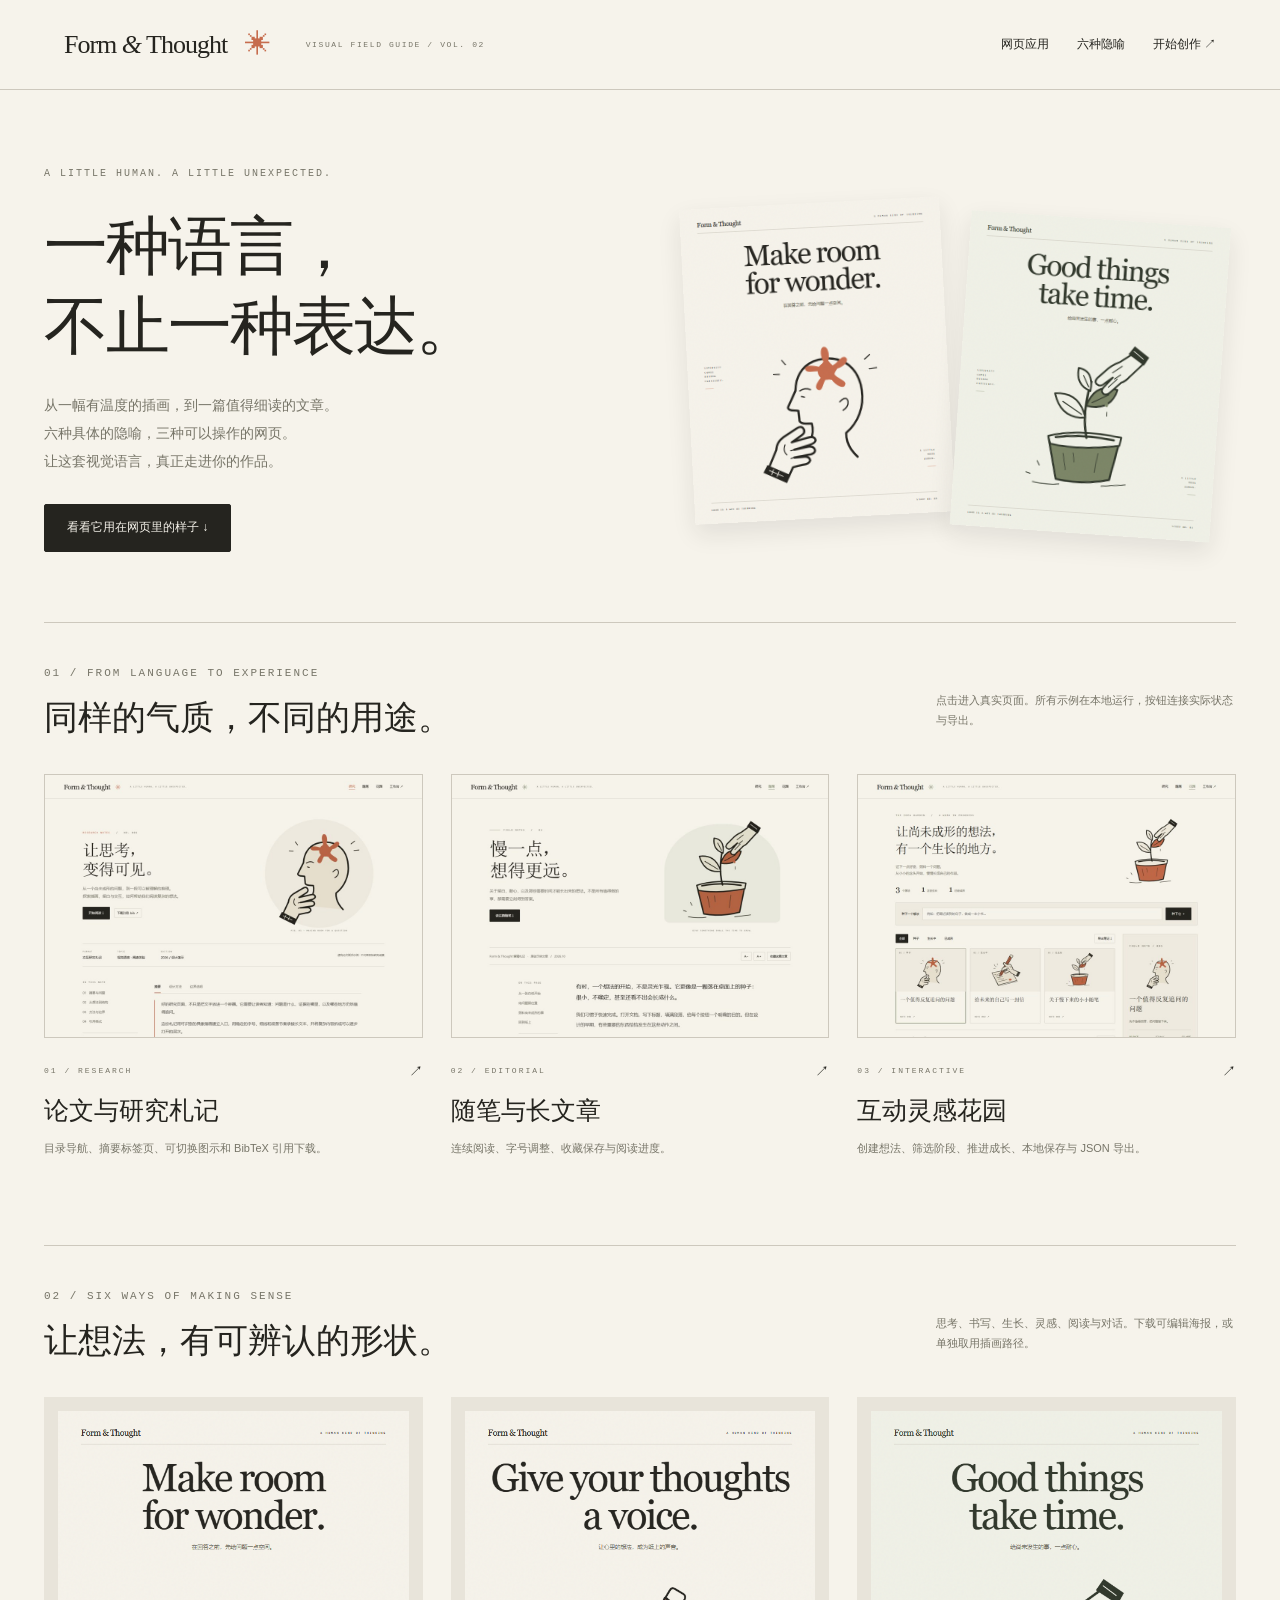
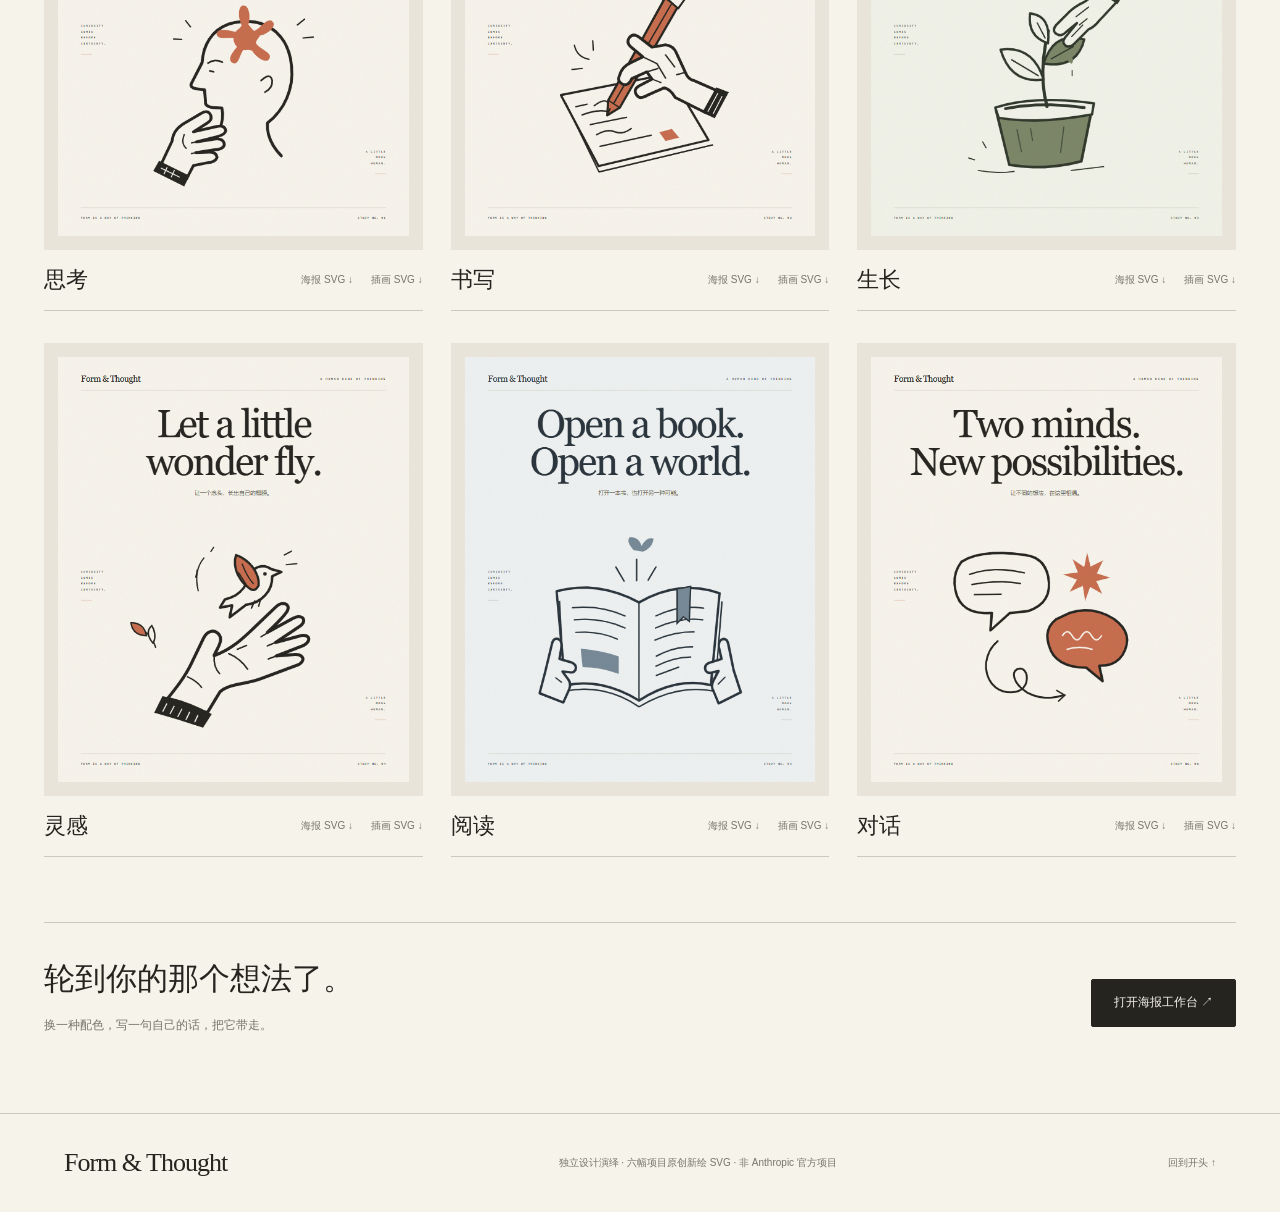
<file: examples/index.html>
<!doctype html><html lang="zh-CN"><head><meta charset="utf-8"><meta name="viewport" content="width=device-width,initial-scale=1"><title>Form & Thought — Visual Field Guide</title><link rel="stylesheet" href="shared/applications.css"><style>
.guide-main{max-width:1320px}.guide-hero{display:grid;grid-template-columns:1fr 1fr;align-items:center;gap:60px;padding:65px 0 70px}.guide-hero h1{font:64px/1.25 var(--serif);letter-spacing:-2px;font-weight:400;margin:24px 0}.guide-hero p:not(.eyebrow){font-size:14px;color:var(--muted);line-height:2;max-width:470px}.guide-hero .button{margin-top:15px}.hero-gallery{display:flex;align-items:center;justify-content:center;gap:12px;transform:rotate(-3deg)}.hero-gallery img{width:46%;box-shadow:0 10px 25px #25241f18}.hero-gallery img:last-child{transform:translateY(30px) rotate(7deg)}.section-title{display:flex;justify-content:space-between;align-items:flex-end;border-top:1px solid var(--line);padding-top:30px;margin:0 0 32px;gap:25px}.section-title h2{font:34px/1.4 var(--serif);font-weight:400;margin:10px 0 0}.section-title p{font-size:11px;color:var(--muted);max-width:300px}.applications{display:grid;grid-template-columns:repeat(3,minmax(0,1fr));gap:28px;margin-bottom:75px}.application{display:block}.preview{border:1px solid var(--line);overflow:hidden;background:#ece8dd}.preview img{width:100%;display:block;transition:transform .3s}.application:hover .preview img{transform:scale(1.035)}.card-meta{display:flex;justify-content:space-between;align-items:center;margin-top:21px}.card-meta .eyebrow{font-size:8px}.application h3{font:25px var(--serif);font-weight:400;margin:10px 0}.application p{font-size:11px;line-height:1.9;color:var(--muted)}.poster-grid{display:grid;grid-template-columns:repeat(3,minmax(0,1fr));gap:32px 28px;margin-bottom:65px}.poster-card>a{display:block;padding:14px;background:#e8e4da}.poster-card img{width:100%;display:block}.poster-card>div{display:flex;gap:18px;align-items:center;border-bottom:1px solid var(--line);padding:15px 0}.poster-card h3{font:22px var(--serif);font-weight:400;margin:0 auto 0 0}.poster-card>div a{font-size:10px;color:var(--muted)}.last-invite{padding:35px 0 65px;display:flex;align-items:center;justify-content:space-between;border-top:1px solid var(--line);gap:25px}.last-invite h2{font:31px var(--serif);font-weight:400;margin:0 0 15px}.last-invite p{font-size:12px;color:var(--muted)}
@media(max-width:850px){.guide-hero{gap:30px}.guide-hero h1{font-size:44px}.applications{gap:18px}.application h3{font-size:21px}.poster-grid{gap:24px 18px}.poster-card>div{flex-wrap:wrap;gap:10px}.poster-card h3{width:100%}}@media(max-width:620px){.guide-hero{grid-template-columns:1fr;padding:35px 0 55px;gap:30px}.guide-hero h1{font-size:42px}.hero-gallery{max-width:380px;justify-self:center;margin-bottom:25px}.applications{grid-template-columns:1fr;gap:32px}.section-title{display:block}.section-title h2{font-size:29px}.poster-grid{grid-template-columns:repeat(2,minmax(0,1fr));gap:22px 15px}.poster-card>a{padding:7px}.poster-card h3{font-size:20px}.poster-card>div a{font-size:9px}.last-invite{display:block}.last-invite .button{margin-top:12px}.last-invite h2{font-size:28px}}
</style></head><body><header class="site-header"><a class="brand" href="index.html">Form <i>&</i> Thought <span>✳</span></a><span class="header-edition">VISUAL FIELD GUIDE / VOL. 02</span><nav><a href="#applications">网页应用</a><a href="#illustrations">六种隐喻</a><a href="site/index.html">开始创作 ↗</a></nav></header><main id="main" class="guide-main"><section class="guide-hero"><div><p class="eyebrow">A LITTLE HUMAN. A LITTLE UNEXPECTED.</p><h1>一种语言，<br>不止一种表达。</h1><p>从一幅有温度的插画，到一篇值得细读的文章。<br>六种具体的隐喻，三种可以操作的网页。<br>让这套视觉语言，真正走进你的作品。</p><a class="button" href="#applications">看看它用在网页里的样子 ↓</a></div><div class="hero-gallery"><img src="../docs/poster-thinking.png" alt="思考海报"><img src="../docs/poster-growth.png" alt="生长海报"></div></section><section id="applications"><div class="section-title"><div><p class="eyebrow">01 / FROM LANGUAGE TO EXPERIENCE</p><h2>同样的气质，不同的用途。</h2></div><p>点击进入真实页面。所有示例在本地运行，按钮连接实际状态与导出。</p></div><div class="applications"><a class="application" href="paper/index.html"><div class="preview"><img src="../docs/paper-preview.jpg" alt="论文与研究札记的实际页面截图" loading="lazy"></div><div class="card-meta"><span class="eyebrow">01 / RESEARCH</span><span>↗</span></div><h3>论文与研究札记</h3><p>目录导航、摘要标签页、可切换图示和 BibTeX 引用下载。</p></a><a class="application" href="article/index.html"><div class="preview"><img src="../docs/article-preview.jpg" alt="随笔与长文章的实际页面截图" loading="lazy"></div><div class="card-meta"><span class="eyebrow">02 / EDITORIAL</span><span>↗</span></div><h3>随笔与长文章</h3><p>连续阅读、字号调整、收藏保存与阅读进度。</p></a><a class="application" href="garden/index.html"><div class="preview"><img src="../docs/garden-preview.jpg" alt="互动灵感花园的实际页面截图" loading="lazy"></div><div class="card-meta"><span class="eyebrow">03 / INTERACTIVE</span><span>↗</span></div><h3>互动灵感花园</h3><p>创建想法、筛选阶段、推进成长、本地保存与 JSON 导出。</p></a></div></section><section id="illustrations"><div class="section-title"><div><p class="eyebrow">02 / SIX WAYS OF MAKING SENSE</p><h2>让想法，有可辨认的形状。</h2></div><p>思考、书写、生长、灵感、阅读与对话。下载可编辑海报，或单独取用插画路径。</p></div><div class="poster-grid"><article class="poster-card"><a href="posters/thinking.svg"><img src="../docs/poster-thinking.png" alt="思考主题海报" loading="lazy"></a><div><h3>思考</h3><a href="posters/thinking.svg" download>海报 SVG ↓</a><a href="shared/STUDIO-thinking.svg" download>插画 SVG ↓</a></div></article><article class="poster-card"><a href="posters/connection.svg"><img src="../docs/poster-connection.png" alt="书写主题海报" loading="lazy"></a><div><h3>书写</h3><a href="posters/connection.svg" download>海报 SVG ↓</a><a href="shared/STUDIO-connection.svg" download>插画 SVG ↓</a></div></article><article class="poster-card"><a href="posters/growth.svg"><img src="../docs/poster-growth.png" alt="生长主题海报" loading="lazy"></a><div><h3>生长</h3><a href="posters/growth.svg" download>海报 SVG ↓</a><a href="shared/STUDIO-growth.svg" download>插画 SVG ↓</a></div></article><article class="poster-card"><a href="posters/thought.svg"><img src="../docs/poster-thought.png" alt="灵感主题海报" loading="lazy"></a><div><h3>灵感</h3><a href="posters/thought.svg" download>海报 SVG ↓</a><a href="shared/STUDIO-thought.svg" download>插画 SVG ↓</a></div></article><article class="poster-card"><a href="posters/reading.svg"><img src="../docs/poster-reading.png" alt="阅读主题海报" loading="lazy"></a><div><h3>阅读</h3><a href="posters/reading.svg" download>海报 SVG ↓</a><a href="shared/STUDIO-reading.svg" download>插画 SVG ↓</a></div></article><article class="poster-card"><a href="posters/dialogue.svg"><img src="../docs/poster-dialogue.png" alt="对话主题海报" loading="lazy"></a><div><h3>对话</h3><a href="posters/dialogue.svg" download>海报 SVG ↓</a><a href="shared/STUDIO-dialogue.svg" download>插画 SVG ↓</a></div></article></div></section><section class="last-invite"><div><h2>轮到你的那个想法了。</h2><p>换一种配色，写一句自己的话，把它带走。</p></div><a class="button" href="site/index.html">打开海报工作台 ↗</a></section></main><footer class="site-footer"><span class="brand">Form & Thought</span><p>独立设计演绎 · 六幅项目原创新绘 SVG · 非 Anthropic 官方项目</p><a href="#main">回到开头 ↑</a></footer><script>const downloads={"posters/connection.svg": "<svg xmlns=\"http://www.w3.org/2000/svg\" viewBox=\"0 0 760 920\"><title>Give your thoughts\na voice.<\/title><desc>Independent editable poster. 原创叙事插画 · 可编辑分组 SVG · MIT · 非 Anthropic 原作. System serif text; install matching fonts for identical typography. Screen grain and motion omitted.<\/desc><rect width=\"760\" height=\"920\" fill=\"#f6f3eb\"/><g stroke=\"#25241f\" opacity=\".25\"><path d=\"M50 68H710M50 852H710\"/><\/g><g fill=\"#25241f\"><text x=\"50\" y=\"51\" font-family=\"Georgia,serif\" font-size=\"18\">Form &amp; Thought<\/text><text x=\"710\" y=\"48\" text-anchor=\"end\" font-family=\"monospace\" font-size=\"7\" letter-spacing=\"2\">A HUMAN KIND OF THINKING<\/text><text x=\"380\" y=\"150\" text-anchor=\"middle\" font-family=\"Georgia,serif\" font-size=\"64.10256410256413\" letter-spacing=\"-3\"><tspan x=\"380\" dy=\"0\">Give your thoughts<\/tspan><tspan x=\"380\" dy=\"62.820512820512846\">a voice.<\/tspan><\/text><text x=\"380\" y=\"250.82051282051285\" text-anchor=\"middle\" font-family=\"sans-serif\" font-size=\"12\">让心里的想法，成为纸上的声音。<\/text><\/g><g transform=\"translate(380 535) scale(1) translate(-380 -535)\"><svg xmlns=\"http://www.w3.org/2000/svg\" viewBox=\"0 0 520 460\" role=\"img\" x=\"100\" y=\"270\" width=\"560\" height=\"530\"><title>Connection — a hand writes a letter<\/title><desc>Original figurative illustration for Form and Thought, version 0.2.0. Editable semantic groups; no embedded bitmap.<\/desc>\n<g id=\"paper\" stroke=\"#25241f\" stroke-width=\"4.5\" stroke-linejoin=\"round\"><path d=\"M96 263L321 219L402 356L174 410Z\" fill=\"#f6f3eb\"/><path d=\"M106 280L175 422L411 366\" fill=\"none\" stroke-width=\"3\"/><path d=\"M127 287l23-5m15 3q23-17 29-5q6 10 26-4m-80 28q37-14 60-5m-43 25 75-15m-62 36q22-13 38-6t34-7m-65 37 106-23\" fill=\"none\" stroke-width=\"3\" stroke-linecap=\"round\"/><path d=\"M300 340l26-7 15 18-28 7Z\" fill=\"#c66c4d\" stroke=\"none\"/><\/g>\n<g id=\"pencil\" stroke=\"#25241f\" stroke-linecap=\"round\" stroke-linejoin=\"round\"><path d=\"M312 62L339 79L218 289L192 305L194 274Z\" fill=\"#c66c4d\" stroke-width=\"4.8\"/><path d=\"M194 274l24 15m-26 16 6-14m128-218-120 206\" fill=\"none\" stroke-width=\"2.8\"/><path d=\"M313 61l9-15q4-7 11-2l17 10q6 4 2 12l-13 18Z\" fill=\"#f6f3eb\" stroke-width=\"4\"/><\/g>\n<g id=\"writer-hand\" stroke=\"#25241f\" stroke-width=\"5.9\" stroke-linejoin=\"round\" stroke-linecap=\"round\"><path d=\"M431 259L372 233 Q360 231 354 216 L335 175 Q329 161 313 159 L285 164 L259 144 Q246 134 238 144 Q230 155 243 165 L266 184 L241 196 Q223 204 218 221 Q211 235 225 241 Q237 244 243 229 L274 215 L285 230 L258 244 Q245 252 253 263 Q260 273 276 263 L310 248 Q323 251 333 268 L397 300Z\" fill=\"#f6f3eb\"/><path d=\"M266 184l29 14 18 30 M274 215l23-7 M285 230l18 7 M313 180l19 25 M354 216l-18 5\" fill=\"none\" stroke-width=\"3\"/><path d=\"M418 247L444 257L415 311L389 299Z\" fill=\"#25241f\" stroke=\"none\"/><path d=\"M421 260l-20 37m29-31-18 35\" stroke=\"#f6f3eb\" stroke-width=\"2\"/><\/g>\n<g id=\"thought-marks\" stroke=\"#25241f\" stroke-width=\"2.8\" stroke-linecap=\"round\" fill=\"none\"><path d=\"M154 189q-25-5-30-29m39 10-1-19m-22 57-21 2\"/><\/g><\/svg><\/g><g fill=\"#25241f\" font-family=\"monospace\" font-size=\"6.5\" letter-spacing=\"1.5\"><text x=\"50\" y=\"878\">FORM IS A WAY OF THINKING<\/text><text x=\"710\" y=\"878\" text-anchor=\"end\">STUDY NO. 02<\/text><\/g><\/svg>", "posters/dialogue.svg": "<svg xmlns=\"http://www.w3.org/2000/svg\" viewBox=\"0 0 760 920\"><title>Two minds.\nNew possibilities.<\/title><desc>Independent editable poster. 原创叙事插画 · 可编辑分组 SVG · MIT · 非 Anthropic 原作. System serif text; install matching fonts for identical typography. Screen grain and motion omitted.<\/desc><rect width=\"760\" height=\"920\" fill=\"#f6f3eb\"/><g stroke=\"#25241f\" opacity=\".25\"><path d=\"M50 68H710M50 852H710\"/><\/g><g fill=\"#25241f\"><text x=\"50\" y=\"51\" font-family=\"Georgia,serif\" font-size=\"18\">Form &amp; Thought<\/text><text x=\"710\" y=\"48\" text-anchor=\"end\" font-family=\"monospace\" font-size=\"7\" letter-spacing=\"2\">A HUMAN KIND OF THINKING<\/text><text x=\"380\" y=\"150\" text-anchor=\"middle\" font-family=\"Georgia,serif\" font-size=\"64.10256410256413\" letter-spacing=\"-3\"><tspan x=\"380\" dy=\"0\">Two minds.<\/tspan><tspan x=\"380\" dy=\"62.820512820512846\">New possibilities.<\/tspan><\/text><text x=\"380\" y=\"250.82051282051285\" text-anchor=\"middle\" font-family=\"sans-serif\" font-size=\"12\">让不同的想法，在这里相遇。<\/text><\/g><g transform=\"translate(380 535) scale(1) translate(-380 -535)\"><svg xmlns=\"http://www.w3.org/2000/svg\" viewBox=\"0 0 520 460\" role=\"img\" x=\"100\" y=\"270\" width=\"560\" height=\"530\"><title>Dialogue — two different ways of seeing<\/title><desc>Original project illustration, version 0.2.0. Named editable vector groups; no embedded bitmap.<\/desc>\n<g id=\"voice-one\" stroke=\"#25241f\" stroke-width=\"5\" stroke-linejoin=\"round\"><path d=\"M84 99Q127 72 216 85Q262 91 265 143Q267 186 222 201L184 205L144 241L147 205Q90 209 75 170Q61 130 84 99Z\" fill=\"#f6f3eb\"/><path d=\"M101 125q49-18 113-3m-108 24q55-10 100-2m-95 23 55-1\" stroke-width=\"3\" stroke-linecap=\"round\" fill=\"none\"/><\/g>\n<g id=\"voice-two\" stroke=\"#25241f\" stroke-width=\"5\" stroke-linejoin=\"round\"><path d=\"M307 205Q355 189 399 217Q443 248 417 292Q402 315 369 314L376 346L342 318Q286 318 269 283Q250 241 280 218Z\" fill=\"#c66c4d\"/><path d=\"M293 252q10-17 20 0t20 0t20 0t21 0m-71 28q25-8 51 0\" fill=\"none\" stroke=\"#f6f3eb\" stroke-width=\"3\" stroke-linecap=\"round\"/><\/g>\n<g id=\"connection\" fill=\"none\" stroke=\"#25241f\" stroke-width=\"4\" stroke-linecap=\"round\"><path d=\"M159 263C115 301 135 371 187 369C233 369 224 308 198 322C177 335 219 399 295 375\"/><path d=\"M281 365l17 10-13 12\" stroke-width=\"3\"/><\/g>\n<g id=\"new-idea\" fill=\"#c66c4d\"><path d=\"M344 80l7 29 26-13-13 27 28 9-29 7 12 26-25-14-10 29-5-31-27 12 15-25-29-11 31-4-11-27 24 16Z\"/><\/g><\/svg><\/g><g fill=\"#25241f\" font-family=\"monospace\" font-size=\"6.5\" letter-spacing=\"1.5\"><text x=\"50\" y=\"878\">FORM IS A WAY OF THINKING<\/text><text x=\"710\" y=\"878\" text-anchor=\"end\">STUDY NO. 06<\/text><\/g><\/svg>", "posters/growth.svg": "<svg xmlns=\"http://www.w3.org/2000/svg\" viewBox=\"0 0 760 920\"><title>Good things\ntake time.<\/title><desc>Independent editable poster. 原创叙事插画 · 可编辑分组 SVG · MIT · 非 Anthropic 原作. System serif text; install matching fonts for identical typography. Screen grain and motion omitted.<\/desc><rect width=\"760\" height=\"920\" fill=\"#f0f1e7\"/><g stroke=\"#30372b\" opacity=\".25\"><path d=\"M50 68H710M50 852H710\"/><\/g><g fill=\"#30372b\"><text x=\"50\" y=\"51\" font-family=\"Georgia,serif\" font-size=\"18\">Form &amp; Thought<\/text><text x=\"710\" y=\"48\" text-anchor=\"end\" font-family=\"monospace\" font-size=\"7\" letter-spacing=\"2\">A HUMAN KIND OF THINKING<\/text><text x=\"380\" y=\"150\" text-anchor=\"middle\" font-family=\"Georgia,serif\" font-size=\"80\" letter-spacing=\"-3\"><tspan x=\"380\" dy=\"0\">Good things<\/tspan><tspan x=\"380\" dy=\"78.4\">take time.<\/tspan><\/text><text x=\"380\" y=\"266.4\" text-anchor=\"middle\" font-family=\"sans-serif\" font-size=\"12\">给尚未发生的事，一点耐心。<\/text><\/g><g transform=\"translate(380 535) scale(1) translate(-380 -535)\"><svg xmlns=\"http://www.w3.org/2000/svg\" viewBox=\"0 0 520 460\" role=\"img\" x=\"100\" y=\"270\" width=\"560\" height=\"530\"><title>Growth — tending a small garden<\/title><desc>Original figurative illustration for Form and Thought, version 0.2.0. Editable semantic groups; no embedded bitmap.<\/desc>\n<g id=\"plant\" stroke=\"#30372b\" stroke-linecap=\"round\" stroke-linejoin=\"round\"><path d=\"M155 292 L183 407 Q255 420 332 400 L356 281Z\" fill=\"#7b8566\" stroke-width=\"5.5\"/><path d=\"M154 289 Q232 263 358 280 L354 303 Q241 324 161 310Z\" fill=\"#f0f1e7\" stroke-width=\"5\"/><path d=\"M175 291 Q250 276 338 289\" fill=\"none\" stroke-width=\"6\"/><path d=\"M261 287 Q242 217 264 130\" fill=\"none\" stroke-width=\"6.5\"/><path d=\"M254 231 Q186 240 165 169 Q232 160 254 231Z\" fill=\"#f0f1e7\" stroke-width=\"4.8\"/><path d=\"M254 198 Q275 130 338 148 Q323 209 254 198Z\" fill=\"#7b8566\" stroke-width=\"4.8\"/><path d=\"M263 156 Q220 142 226 94 Q270 99 263 156Z\" fill=\"#f0f1e7\" stroke-width=\"4.8\"/><path d=\"M188 190l55 33m27-35 45-25m-74-49 16 31\" fill=\"none\" stroke-width=\"2.8\"/><path d=\"M199 335l9 45m19-48 4 25m65-28-7 53\" fill=\"none\" stroke-width=\"2.4\" opacity=\".7\"/><\/g>\n<g id=\"gardener-hand\" stroke=\"#30372b\" stroke-width=\"5\" stroke-linejoin=\"round\" stroke-linecap=\"round\"><path d=\"M387 35 L339 70 Q321 78 308 90 L280 118 Q270 130 281 137 Q290 143 300 133 L323 114 L299 143 Q290 155 301 162 Q311 165 320 154 L347 127 Q358 123 371 107 L410 65Z\" fill=\"#f0f1e7\"/><path d=\"M321 101l26-20m-19 37 16-13m-32 37 23-24\" fill=\"none\" stroke-width=\"2.5\"/><path d=\"M378 23L420 52L407 75L362 46Z\" fill=\"#30372b\" stroke=\"none\"/><path d=\"M377 37l27 20\" stroke=\"#f0f1e7\" stroke-width=\"2\"/><\/g>\n<g id=\"seed\"><path d=\"M309 181 Q319 190 312 198 Q299 193 309 181Z\" fill=\"#7b8566\"/><path d=\"M313 212v11\" stroke=\"#30372b\" stroke-width=\"2\" stroke-linecap=\"round\"/><\/g><g id=\"ground\" stroke=\"#30372b\" stroke-width=\"2.4\" stroke-linecap=\"round\" fill=\"none\"><path d=\"M119 419q42 7 74 2m118-2 67-8M111 397l-12-4m36-21-7-12\"/><\/g><\/svg><\/g><g fill=\"#30372b\" font-family=\"monospace\" font-size=\"6.5\" letter-spacing=\"1.5\"><text x=\"50\" y=\"878\">FORM IS A WAY OF THINKING<\/text><text x=\"710\" y=\"878\" text-anchor=\"end\">STUDY NO. 03<\/text><\/g><\/svg>", "posters/reading.svg": "<svg xmlns=\"http://www.w3.org/2000/svg\" viewBox=\"0 0 760 920\"><title>Open a book.\nOpen a world.<\/title><desc>Independent editable poster. 原创叙事插画 · 可编辑分组 SVG · MIT · 非 Anthropic 原作. System serif text; install matching fonts for identical typography. Screen grain and motion omitted.<\/desc><rect width=\"760\" height=\"920\" fill=\"#edf0f0\"/><g stroke=\"#29333b\" opacity=\".25\"><path d=\"M50 68H710M50 852H710\"/><\/g><g fill=\"#29333b\"><text x=\"50\" y=\"51\" font-family=\"Georgia,serif\" font-size=\"18\">Form &amp; Thought<\/text><text x=\"710\" y=\"48\" text-anchor=\"end\" font-family=\"monospace\" font-size=\"7\" letter-spacing=\"2\">A HUMAN KIND OF THINKING<\/text><text x=\"380\" y=\"150\" text-anchor=\"middle\" font-family=\"Georgia,serif\" font-size=\"80\" letter-spacing=\"-3\"><tspan x=\"380\" dy=\"0\">Open a book.<\/tspan><tspan x=\"380\" dy=\"78.4\">Open a world.<\/tspan><\/text><text x=\"380\" y=\"266.4\" text-anchor=\"middle\" font-family=\"sans-serif\" font-size=\"12\">打开一本书，也打开另一种可能。<\/text><\/g><g transform=\"translate(380 535) scale(1) translate(-380 -535)\"><svg xmlns=\"http://www.w3.org/2000/svg\" viewBox=\"0 0 520 460\" role=\"img\" x=\"100\" y=\"270\" width=\"560\" height=\"530\"><title>Reading — a book opens a landscape<\/title><desc>Original project illustration, version 0.2.0. Named editable vector groups; no embedded bitmap.<\/desc>\n<g id=\"book\" fill=\"#edf0f0\" stroke=\"#29333b\" stroke-width=\"5\" stroke-linejoin=\"round\"><path d=\"M87 160Q172 137 258 183Q342 135 425 164L407 354Q333 337 258 386Q179 338 105 355Z\"/><path d=\"M93 180L103 367Q187 350 258 399Q338 351 415 367L430 181M258 183V386\" fill=\"none\" stroke-width=\"3\"/><path d=\"M120 194q57-6 109 17m-105 8q57-5 105 17m-102 9q49-3 86 14m80-48q50-24 99-16m-100 41q52-23 98-17m-99 42q42-18 81-17\" fill=\"none\" stroke-width=\"2.8\" stroke-linecap=\"round\"/><path d=\"M137 279q44 3 79 16v36q-38-14-75-14Z\" fill=\"#758895\" stroke=\"none\"/><path d=\"M294 294q38-20 75-19m-76 40q38-19 72-19m-71 38 46-17\" fill=\"none\" stroke-width=\"3\" stroke-linecap=\"round\"/><\/g>\n<g id=\"hands\" stroke=\"#29333b\" stroke-width=\"5\" fill=\"#edf0f0\" stroke-linecap=\"round\" stroke-linejoin=\"round\"><path d=\"M63 328L77 270Q80 255 91 259Q100 264 96 282L93 300L118 307Q130 312 126 323Q122 330 111 327L99 326L111 342Q118 351 113 363L101 390L52 371Z\"/><path d=\"M454 323L443 269Q440 255 429 260Q420 266 425 282L429 300L403 308Q392 313 396 324Q401 332 413 327L423 325L412 345Q406 357 413 368L423 392L469 369Z\"/><path d=\"M97 348l-12-9m337 13 14-14\" fill=\"none\" stroke-width=\"2.5\"/><\/g>\n<g id=\"bookmark\"><path d=\"M337 155L337 226L350 213L362 222L365 150Z\" fill=\"#758895\" stroke=\"#29333b\" stroke-width=\"3\"/><\/g>\n<g id=\"possibility\" stroke=\"#29333b\" stroke-linecap=\"round\" fill=\"none\" stroke-width=\"3\"><path d=\"M253 138V94m-26 45-17-29m67 27 16-27\"/><path d=\"M247 75q-17-18-8-27q19 0 24 18q11-20 25-15q-2 19-22 27\" fill=\"#758895\" stroke=\"none\"/><\/g><\/svg><\/g><g fill=\"#29333b\" font-family=\"monospace\" font-size=\"6.5\" letter-spacing=\"1.5\"><text x=\"50\" y=\"878\">FORM IS A WAY OF THINKING<\/text><text x=\"710\" y=\"878\" text-anchor=\"end\">STUDY NO. 05<\/text><\/g><\/svg>", "posters/thinking.svg": "<svg xmlns=\"http://www.w3.org/2000/svg\" viewBox=\"0 0 760 920\"><title>Make room\nfor wonder.<\/title><desc>Independent editable poster. 原创叙事插画 · 可编辑分组 SVG · MIT · 非 Anthropic 原作. System serif text; install matching fonts for identical typography. Screen grain and motion omitted.<\/desc><rect width=\"760\" height=\"920\" fill=\"#f6f3eb\"/><g stroke=\"#25241f\" opacity=\".25\"><path d=\"M50 68H710M50 852H710\"/><\/g><g fill=\"#25241f\"><text x=\"50\" y=\"51\" font-family=\"Georgia,serif\" font-size=\"18\">Form &amp; Thought<\/text><text x=\"710\" y=\"48\" text-anchor=\"end\" font-family=\"monospace\" font-size=\"7\" letter-spacing=\"2\">A HUMAN KIND OF THINKING<\/text><text x=\"380\" y=\"150\" text-anchor=\"middle\" font-family=\"Georgia,serif\" font-size=\"80\" letter-spacing=\"-3\"><tspan x=\"380\" dy=\"0\">Make room<\/tspan><tspan x=\"380\" dy=\"78.4\">for wonder.<\/tspan><\/text><text x=\"380\" y=\"266.4\" text-anchor=\"middle\" font-family=\"sans-serif\" font-size=\"12\">在回答之前，先给问题一点空间。<\/text><\/g><g transform=\"translate(380 535) scale(1) translate(-380 -535)\"><svg xmlns=\"http://www.w3.org/2000/svg\" viewBox=\"0 0 520 460\" role=\"img\" x=\"100\" y=\"270\" width=\"560\" height=\"530\"><title>Thinking — making space for a question<\/title><desc>Original project illustration, version 0.2.0. Named editable vector groups; no embedded bitmap.<\/desc>\n<g id=\"profile\" fill=\"#f6f3eb\" stroke=\"#25241f\" stroke-width=\"6\" stroke-linecap=\"round\" stroke-linejoin=\"round\"><path d=\"M359 389Q328 357 330 321C365 294 385 250 380 204C375 141 333 107 278 111C224 114 198 151 195 196L173 239Q169 247 182 250L200 252L202 276Q200 287 219 289L236 290Q241 312 230 337L207 373\"/><path d=\"M207 197q15-10 30-2m-26 18 8 2m98 18q19-18 23 0q1 16-15 24\" fill=\"none\" stroke-width=\"3.5\"/><\/g>\n<g id=\"thought\" fill=\"#c66c4d\"><path d=\"M277 119C270 106 268 82 278 78C292 74 296 100 291 117L302 131C316 125 327 105 338 109C353 118 332 137 315 140L305 154C314 169 338 174 335 185C331 202 306 185 298 171L282 168C272 178 272 201 259 197C244 190 260 172 269 161L265 145C247 143 227 150 225 137C225 123 253 129 266 133Z\"/><circle cx=\"284\" cy=\"146\" r=\"24\"/><\/g>\n<g id=\"thinking-hand\" fill=\"#f6f3eb\" stroke=\"#25241f\" stroke-width=\"5.8\" stroke-linejoin=\"round\" stroke-linecap=\"round\"><path d=\"M109 409L133 358Q135 337 154 324L193 301Q206 293 212 303Q218 314 204 322L177 339L225 328Q242 324 244 337Q242 345 226 349L183 360L222 354Q239 352 241 365Q240 375 221 376L182 382L210 381Q224 380 226 392Q222 402 206 403L177 409L163 436Z\"/><path d=\"M158 345q-7 18 4 28m21-13-10 2m9 20-9 2\" fill=\"none\" stroke-width=\"2.8\"/><\/g>\n<g id=\"cuff\"><path d=\"M106 399L169 430L158 452L94 420Z\" fill=\"#25241f\"/><path d=\"M110 414l39 19m-26-21-7 15m22-9-7 15\" stroke=\"#f6f3eb\" stroke-width=\"2\"/><\/g>\n<g id=\"question-marks\" stroke=\"#25241f\" fill=\"none\" stroke-width=\"2.8\" stroke-linecap=\"round\"><path d=\"M392 118l15-12m-3 39 21-2M171 122l-10-13m-8 39-17-1\"/><\/g><\/svg><\/g><g fill=\"#25241f\" font-family=\"monospace\" font-size=\"6.5\" letter-spacing=\"1.5\"><text x=\"50\" y=\"878\">FORM IS A WAY OF THINKING<\/text><text x=\"710\" y=\"878\" text-anchor=\"end\">STUDY NO. 01<\/text><\/g><\/svg>", "posters/thought.svg": "<svg xmlns=\"http://www.w3.org/2000/svg\" viewBox=\"0 0 760 920\"><title>Let a little\nwonder fly.<\/title><desc>Independent editable poster. 原创叙事插画 · 可编辑分组 SVG · MIT · 非 Anthropic 原作. System serif text; install matching fonts for identical typography. Screen grain and motion omitted.<\/desc><rect width=\"760\" height=\"920\" fill=\"#f6f3eb\"/><g stroke=\"#25241f\" opacity=\".25\"><path d=\"M50 68H710M50 852H710\"/><\/g><g fill=\"#25241f\"><text x=\"50\" y=\"51\" font-family=\"Georgia,serif\" font-size=\"18\">Form &amp; Thought<\/text><text x=\"710\" y=\"48\" text-anchor=\"end\" font-family=\"monospace\" font-size=\"7\" letter-spacing=\"2\">A HUMAN KIND OF THINKING<\/text><text x=\"380\" y=\"150\" text-anchor=\"middle\" font-family=\"Georgia,serif\" font-size=\"80\" letter-spacing=\"-3\"><tspan x=\"380\" dy=\"0\">Let a little<\/tspan><tspan x=\"380\" dy=\"78.4\">wonder fly.<\/tspan><\/text><text x=\"380\" y=\"266.4\" text-anchor=\"middle\" font-family=\"sans-serif\" font-size=\"12\">让一个念头，长出自己的翅膀。<\/text><\/g><g transform=\"translate(380 535) scale(1) translate(-380 -535)\"><svg xmlns=\"http://www.w3.org/2000/svg\" viewBox=\"0 0 520 460\" role=\"img\" x=\"100\" y=\"270\" width=\"560\" height=\"530\"><title>Thinking — a hand releases a bird<\/title><desc>Original figurative illustration for Form and Thought, version 0.2.0. Editable semantic groups; no embedded bitmap.<\/desc>\n<g id=\"flight\" fill=\"none\" stroke=\"#25241f\" stroke-width=\"2.6\" stroke-linecap=\"round\"><path d=\"M187 159 Q177 117 199 91\"/><path d=\"M213 78l6-9m-34 47-3 15\"/><path d=\"M365 85l15-8m-11 28 22-2\"/><\/g>\n<g id=\"bird\" stroke=\"#25241f\" stroke-linejoin=\"round\" stroke-linecap=\"round\"><path d=\"M242 177 C268 171 283 157 291 133 C297 109 321 102 338 114 L359 120 L340 129 C341 159 318 184 286 188 L252 214 L257 189 L232 194Z\" fill=\"#f6f3eb\" stroke-width=\"5.2\"/><path d=\"M294 155 C273 141 257 113 265 85 C294 95 314 123 312 148 C307 157 302 160 294 155Z\" fill=\"#c66c4d\" stroke-width=\"4.7\"/><path d=\"M278 104q11 28 23 40m-30-22 19 30\" fill=\"none\" stroke-width=\"2.6\"/><circle cx=\"325\" cy=\"124\" r=\"3.7\" fill=\"#25241f\" stroke=\"none\"/><path d=\"M304 180l-7 15m19-19-4 15\" fill=\"none\" stroke-width=\"3\"/><\/g>\n<g id=\"hand\" fill=\"#f6f3eb\" stroke=\"#25241f\" stroke-width=\"6.4\" stroke-linejoin=\"round\" stroke-linecap=\"round\"><path d=\"M118 389 C139 363 158 340 173 309 L198 257 C207 239 223 239 231 251 C239 264 223 283 220 293 C255 281 279 258 303 235 L347 193 C360 180 377 185 372 199 C368 209 347 229 330 245 L383 216 C399 206 414 218 399 231 L347 266 L395 253 C414 246 425 260 405 272 L348 294 L383 291 C402 288 412 302 394 312 L316 341 C285 353 253 350 232 368 L206 411Z\"/><path d=\"M220 293 Q218 317 231 330 M250 289 Q274 299 289 321 M268 280l19-8 M332 245l-15 9 M347 266l-17 7 M348 294l-16 6\" fill=\"none\" stroke-width=\"3.2\"/><path d=\"M165 337q20 9 29 22\" fill=\"none\" stroke-width=\"3\"/><\/g>\n<g id=\"cuff\"><path d=\"M113 377 Q159 383 215 414 L197 442 Q146 425 96 411Z\" fill=\"#25241f\"/><path d=\"M122 393l-8 15m23-10-8 15m24-9-8 15m24-9-7 15m24-8-6 13\" stroke=\"#f6f3eb\" stroke-width=\"2.4\" stroke-linecap=\"round\"/><\/g>\n<g id=\"small-leaf\" stroke=\"#25241f\" stroke-width=\"3\" stroke-linecap=\"round\" fill=\"none\"><path d=\"M99 276q-9-28-34-40\"/><path d=\"M80 252Q51 251 48 225Q75 225 80 252Z\" fill=\"#c66c4d\"/><path d=\"M94 268q8-19-3-37q-16 14 3 37\" fill=\"#f6f3eb\"/><\/g><\/svg><\/g><g fill=\"#25241f\" font-family=\"monospace\" font-size=\"6.5\" letter-spacing=\"1.5\"><text x=\"50\" y=\"878\">FORM IS A WAY OF THINKING<\/text><text x=\"710\" y=\"878\" text-anchor=\"end\">STUDY NO. 04<\/text><\/g><\/svg>", "shared/STUDIO-connection.svg": "<svg xmlns=\"http://www.w3.org/2000/svg\" viewBox=\"0 0 520 460\" role=\"img\"><title>Connection — a hand writes a letter<\/title><desc>Original figurative illustration for Form and Thought, version 0.2.0. Editable semantic groups; no embedded bitmap.<\/desc>\n<g id=\"paper\" stroke=\"#25241f\" stroke-width=\"4.5\" stroke-linejoin=\"round\"><path d=\"M96 263L321 219L402 356L174 410Z\" fill=\"#f6f3eb\"/><path d=\"M106 280L175 422L411 366\" fill=\"none\" stroke-width=\"3\"/><path d=\"M127 287l23-5m15 3q23-17 29-5q6 10 26-4m-80 28q37-14 60-5m-43 25 75-15m-62 36q22-13 38-6t34-7m-65 37 106-23\" fill=\"none\" stroke-width=\"3\" stroke-linecap=\"round\"/><path d=\"M300 340l26-7 15 18-28 7Z\" fill=\"#c66c4d\" stroke=\"none\"/><\/g>\n<g id=\"pencil\" stroke=\"#25241f\" stroke-linecap=\"round\" stroke-linejoin=\"round\"><path d=\"M312 62L339 79L218 289L192 305L194 274Z\" fill=\"#c66c4d\" stroke-width=\"4.8\"/><path d=\"M194 274l24 15m-26 16 6-14m128-218-120 206\" fill=\"none\" stroke-width=\"2.8\"/><path d=\"M313 61l9-15q4-7 11-2l17 10q6 4 2 12l-13 18Z\" fill=\"#f6f3eb\" stroke-width=\"4\"/><\/g>\n<g id=\"writer-hand\" stroke=\"#25241f\" stroke-width=\"5.9\" stroke-linejoin=\"round\" stroke-linecap=\"round\"><path d=\"M431 259L372 233 Q360 231 354 216 L335 175 Q329 161 313 159 L285 164 L259 144 Q246 134 238 144 Q230 155 243 165 L266 184 L241 196 Q223 204 218 221 Q211 235 225 241 Q237 244 243 229 L274 215 L285 230 L258 244 Q245 252 253 263 Q260 273 276 263 L310 248 Q323 251 333 268 L397 300Z\" fill=\"#f6f3eb\"/><path d=\"M266 184l29 14 18 30 M274 215l23-7 M285 230l18 7 M313 180l19 25 M354 216l-18 5\" fill=\"none\" stroke-width=\"3\"/><path d=\"M418 247L444 257L415 311L389 299Z\" fill=\"#25241f\" stroke=\"none\"/><path d=\"M421 260l-20 37m29-31-18 35\" stroke=\"#f6f3eb\" stroke-width=\"2\"/><\/g>\n<g id=\"thought-marks\" stroke=\"#25241f\" stroke-width=\"2.8\" stroke-linecap=\"round\" fill=\"none\"><path d=\"M154 189q-25-5-30-29m39 10-1-19m-22 57-21 2\"/><\/g><\/svg>", "shared/STUDIO-dialogue.svg": "<svg xmlns=\"http://www.w3.org/2000/svg\" viewBox=\"0 0 520 460\" role=\"img\"><title>Dialogue — two different ways of seeing<\/title><desc>Original project illustration, version 0.2.0. Named editable vector groups; no embedded bitmap.<\/desc>\n<g id=\"voice-one\" stroke=\"#25241f\" stroke-width=\"5\" stroke-linejoin=\"round\"><path d=\"M84 99Q127 72 216 85Q262 91 265 143Q267 186 222 201L184 205L144 241L147 205Q90 209 75 170Q61 130 84 99Z\" fill=\"#f6f3eb\"/><path d=\"M101 125q49-18 113-3m-108 24q55-10 100-2m-95 23 55-1\" stroke-width=\"3\" stroke-linecap=\"round\" fill=\"none\"/><\/g>\n<g id=\"voice-two\" stroke=\"#25241f\" stroke-width=\"5\" stroke-linejoin=\"round\"><path d=\"M307 205Q355 189 399 217Q443 248 417 292Q402 315 369 314L376 346L342 318Q286 318 269 283Q250 241 280 218Z\" fill=\"#c66c4d\"/><path d=\"M293 252q10-17 20 0t20 0t20 0t21 0m-71 28q25-8 51 0\" fill=\"none\" stroke=\"#f6f3eb\" stroke-width=\"3\" stroke-linecap=\"round\"/><\/g>\n<g id=\"connection\" fill=\"none\" stroke=\"#25241f\" stroke-width=\"4\" stroke-linecap=\"round\"><path d=\"M159 263C115 301 135 371 187 369C233 369 224 308 198 322C177 335 219 399 295 375\"/><path d=\"M281 365l17 10-13 12\" stroke-width=\"3\"/><\/g>\n<g id=\"new-idea\" fill=\"#c66c4d\"><path d=\"M344 80l7 29 26-13-13 27 28 9-29 7 12 26-25-14-10 29-5-31-27 12 15-25-29-11 31-4-11-27 24 16Z\"/><\/g><\/svg>", "shared/STUDIO-growth.svg": "<svg xmlns=\"http://www.w3.org/2000/svg\" viewBox=\"0 0 520 460\" role=\"img\"><title>Growth — tending a small garden<\/title><desc>Original figurative illustration for Form and Thought, version 0.2.0. Editable semantic groups; no embedded bitmap.<\/desc>\n<g id=\"plant\" stroke=\"#25241f\" stroke-linecap=\"round\" stroke-linejoin=\"round\"><path d=\"M155 292 L183 407 Q255 420 332 400 L356 281Z\" fill=\"#c66c4d\" stroke-width=\"5.5\"/><path d=\"M154 289 Q232 263 358 280 L354 303 Q241 324 161 310Z\" fill=\"#f6f3eb\" stroke-width=\"5\"/><path d=\"M175 291 Q250 276 338 289\" fill=\"none\" stroke-width=\"6\"/><path d=\"M261 287 Q242 217 264 130\" fill=\"none\" stroke-width=\"6.5\"/><path d=\"M254 231 Q186 240 165 169 Q232 160 254 231Z\" fill=\"#f6f3eb\" stroke-width=\"4.8\"/><path d=\"M254 198 Q275 130 338 148 Q323 209 254 198Z\" fill=\"#c66c4d\" stroke-width=\"4.8\"/><path d=\"M263 156 Q220 142 226 94 Q270 99 263 156Z\" fill=\"#f6f3eb\" stroke-width=\"4.8\"/><path d=\"M188 190l55 33m27-35 45-25m-74-49 16 31\" fill=\"none\" stroke-width=\"2.8\"/><path d=\"M199 335l9 45m19-48 4 25m65-28-7 53\" fill=\"none\" stroke-width=\"2.4\" opacity=\".7\"/><\/g>\n<g id=\"gardener-hand\" stroke=\"#25241f\" stroke-width=\"5\" stroke-linejoin=\"round\" stroke-linecap=\"round\"><path d=\"M387 35 L339 70 Q321 78 308 90 L280 118 Q270 130 281 137 Q290 143 300 133 L323 114 L299 143 Q290 155 301 162 Q311 165 320 154 L347 127 Q358 123 371 107 L410 65Z\" fill=\"#f6f3eb\"/><path d=\"M321 101l26-20m-19 37 16-13m-32 37 23-24\" fill=\"none\" stroke-width=\"2.5\"/><path d=\"M378 23L420 52L407 75L362 46Z\" fill=\"#25241f\" stroke=\"none\"/><path d=\"M377 37l27 20\" stroke=\"#f6f3eb\" stroke-width=\"2\"/><\/g>\n<g id=\"seed\"><path d=\"M309 181 Q319 190 312 198 Q299 193 309 181Z\" fill=\"#c66c4d\"/><path d=\"M313 212v11\" stroke=\"#25241f\" stroke-width=\"2\" stroke-linecap=\"round\"/><\/g><g id=\"ground\" stroke=\"#25241f\" stroke-width=\"2.4\" stroke-linecap=\"round\" fill=\"none\"><path d=\"M119 419q42 7 74 2m118-2 67-8M111 397l-12-4m36-21-7-12\"/><\/g><\/svg>", "shared/STUDIO-reading.svg": "<svg xmlns=\"http://www.w3.org/2000/svg\" viewBox=\"0 0 520 460\" role=\"img\"><title>Reading — a book opens a landscape<\/title><desc>Original project illustration, version 0.2.0. Named editable vector groups; no embedded bitmap.<\/desc>\n<g id=\"book\" fill=\"#f6f3eb\" stroke=\"#25241f\" stroke-width=\"5\" stroke-linejoin=\"round\"><path d=\"M87 160Q172 137 258 183Q342 135 425 164L407 354Q333 337 258 386Q179 338 105 355Z\"/><path d=\"M93 180L103 367Q187 350 258 399Q338 351 415 367L430 181M258 183V386\" fill=\"none\" stroke-width=\"3\"/><path d=\"M120 194q57-6 109 17m-105 8q57-5 105 17m-102 9q49-3 86 14m80-48q50-24 99-16m-100 41q52-23 98-17m-99 42q42-18 81-17\" fill=\"none\" stroke-width=\"2.8\" stroke-linecap=\"round\"/><path d=\"M137 279q44 3 79 16v36q-38-14-75-14Z\" fill=\"#c66c4d\" stroke=\"none\"/><path d=\"M294 294q38-20 75-19m-76 40q38-19 72-19m-71 38 46-17\" fill=\"none\" stroke-width=\"3\" stroke-linecap=\"round\"/><\/g>\n<g id=\"hands\" stroke=\"#25241f\" stroke-width=\"5\" fill=\"#f6f3eb\" stroke-linecap=\"round\" stroke-linejoin=\"round\"><path d=\"M63 328L77 270Q80 255 91 259Q100 264 96 282L93 300L118 307Q130 312 126 323Q122 330 111 327L99 326L111 342Q118 351 113 363L101 390L52 371Z\"/><path d=\"M454 323L443 269Q440 255 429 260Q420 266 425 282L429 300L403 308Q392 313 396 324Q401 332 413 327L423 325L412 345Q406 357 413 368L423 392L469 369Z\"/><path d=\"M97 348l-12-9m337 13 14-14\" fill=\"none\" stroke-width=\"2.5\"/><\/g>\n<g id=\"bookmark\"><path d=\"M337 155L337 226L350 213L362 222L365 150Z\" fill=\"#c66c4d\" stroke=\"#25241f\" stroke-width=\"3\"/><\/g>\n<g id=\"possibility\" stroke=\"#25241f\" stroke-linecap=\"round\" fill=\"none\" stroke-width=\"3\"><path d=\"M253 138V94m-26 45-17-29m67 27 16-27\"/><path d=\"M247 75q-17-18-8-27q19 0 24 18q11-20 25-15q-2 19-22 27\" fill=\"#c66c4d\" stroke=\"none\"/><\/g><\/svg>", "shared/STUDIO-thinking.svg": "<svg xmlns=\"http://www.w3.org/2000/svg\" viewBox=\"0 0 520 460\" role=\"img\"><title>Thinking — making space for a question<\/title><desc>Original project illustration, version 0.2.0. Named editable vector groups; no embedded bitmap.<\/desc>\n<g id=\"profile\" fill=\"#f6f3eb\" stroke=\"#25241f\" stroke-width=\"6\" stroke-linecap=\"round\" stroke-linejoin=\"round\"><path d=\"M359 389Q328 357 330 321C365 294 385 250 380 204C375 141 333 107 278 111C224 114 198 151 195 196L173 239Q169 247 182 250L200 252L202 276Q200 287 219 289L236 290Q241 312 230 337L207 373\"/><path d=\"M207 197q15-10 30-2m-26 18 8 2m98 18q19-18 23 0q1 16-15 24\" fill=\"none\" stroke-width=\"3.5\"/><\/g>\n<g id=\"thought\" fill=\"#c66c4d\"><path d=\"M277 119C270 106 268 82 278 78C292 74 296 100 291 117L302 131C316 125 327 105 338 109C353 118 332 137 315 140L305 154C314 169 338 174 335 185C331 202 306 185 298 171L282 168C272 178 272 201 259 197C244 190 260 172 269 161L265 145C247 143 227 150 225 137C225 123 253 129 266 133Z\"/><circle cx=\"284\" cy=\"146\" r=\"24\"/><\/g>\n<g id=\"thinking-hand\" fill=\"#f6f3eb\" stroke=\"#25241f\" stroke-width=\"5.8\" stroke-linejoin=\"round\" stroke-linecap=\"round\"><path d=\"M109 409L133 358Q135 337 154 324L193 301Q206 293 212 303Q218 314 204 322L177 339L225 328Q242 324 244 337Q242 345 226 349L183 360L222 354Q239 352 241 365Q240 375 221 376L182 382L210 381Q224 380 226 392Q222 402 206 403L177 409L163 436Z\"/><path d=\"M158 345q-7 18 4 28m21-13-10 2m9 20-9 2\" fill=\"none\" stroke-width=\"2.8\"/><\/g>\n<g id=\"cuff\"><path d=\"M106 399L169 430L158 452L94 420Z\" fill=\"#25241f\"/><path d=\"M110 414l39 19m-26-21-7 15m22-9-7 15\" stroke=\"#f6f3eb\" stroke-width=\"2\"/><\/g>\n<g id=\"question-marks\" stroke=\"#25241f\" fill=\"none\" stroke-width=\"2.8\" stroke-linecap=\"round\"><path d=\"M392 118l15-12m-3 39 21-2M171 122l-10-13m-8 39-17-1\"/><\/g><\/svg>", "shared/STUDIO-thought.svg": "<svg xmlns=\"http://www.w3.org/2000/svg\" viewBox=\"0 0 520 460\" role=\"img\"><title>Thinking — a hand releases a bird<\/title><desc>Original figurative illustration for Form and Thought, version 0.2.0. Editable semantic groups; no embedded bitmap.<\/desc>\n<g id=\"flight\" fill=\"none\" stroke=\"#25241f\" stroke-width=\"2.6\" stroke-linecap=\"round\"><path d=\"M187 159 Q177 117 199 91\"/><path d=\"M213 78l6-9m-34 47-3 15\"/><path d=\"M365 85l15-8m-11 28 22-2\"/><\/g>\n<g id=\"bird\" stroke=\"#25241f\" stroke-linejoin=\"round\" stroke-linecap=\"round\"><path d=\"M242 177 C268 171 283 157 291 133 C297 109 321 102 338 114 L359 120 L340 129 C341 159 318 184 286 188 L252 214 L257 189 L232 194Z\" fill=\"#f6f3eb\" stroke-width=\"5.2\"/><path d=\"M294 155 C273 141 257 113 265 85 C294 95 314 123 312 148 C307 157 302 160 294 155Z\" fill=\"#c66c4d\" stroke-width=\"4.7\"/><path d=\"M278 104q11 28 23 40m-30-22 19 30\" fill=\"none\" stroke-width=\"2.6\"/><circle cx=\"325\" cy=\"124\" r=\"3.7\" fill=\"#25241f\" stroke=\"none\"/><path d=\"M304 180l-7 15m19-19-4 15\" fill=\"none\" stroke-width=\"3\"/><\/g>\n<g id=\"hand\" fill=\"#f6f3eb\" stroke=\"#25241f\" stroke-width=\"6.4\" stroke-linejoin=\"round\" stroke-linecap=\"round\"><path d=\"M118 389 C139 363 158 340 173 309 L198 257 C207 239 223 239 231 251 C239 264 223 283 220 293 C255 281 279 258 303 235 L347 193 C360 180 377 185 372 199 C368 209 347 229 330 245 L383 216 C399 206 414 218 399 231 L347 266 L395 253 C414 246 425 260 405 272 L348 294 L383 291 C402 288 412 302 394 312 L316 341 C285 353 253 350 232 368 L206 411Z\"/><path d=\"M220 293 Q218 317 231 330 M250 289 Q274 299 289 321 M268 280l19-8 M332 245l-15 9 M347 266l-17 7 M348 294l-16 6\" fill=\"none\" stroke-width=\"3.2\"/><path d=\"M165 337q20 9 29 22\" fill=\"none\" stroke-width=\"3\"/><\/g>\n<g id=\"cuff\"><path d=\"M113 377 Q159 383 215 414 L197 442 Q146 425 96 411Z\" fill=\"#25241f\"/><path d=\"M122 393l-8 15m23-10-8 15m24-9-8 15m24-9-7 15m24-8-6 13\" stroke=\"#f6f3eb\" stroke-width=\"2.4\" stroke-linecap=\"round\"/><\/g>\n<g id=\"small-leaf\" stroke=\"#25241f\" stroke-width=\"3\" stroke-linecap=\"round\" fill=\"none\"><path d=\"M99 276q-9-28-34-40\"/><path d=\"M80 252Q51 251 48 225Q75 225 80 252Z\" fill=\"#c66c4d\"/><path d=\"M94 268q8-19-3-37q-16 14 3 37\" fill=\"#f6f3eb\"/><\/g><\/svg>"};document.querySelectorAll("a[download]").forEach(a=>a.addEventListener("click",e=>{e.preventDefault();const key=a.getAttribute("href"),url=URL.createObjectURL(new Blob([downloads[key]],{type:"image/svg+xml;charset=utf-8"})),link=document.createElement("a");link.href=url;link.download=key.split("/").pop();document.body.append(link);link.click();link.remove();setTimeout(()=>URL.revokeObjectURL(url),30000);}));</script></body></html>
</file>
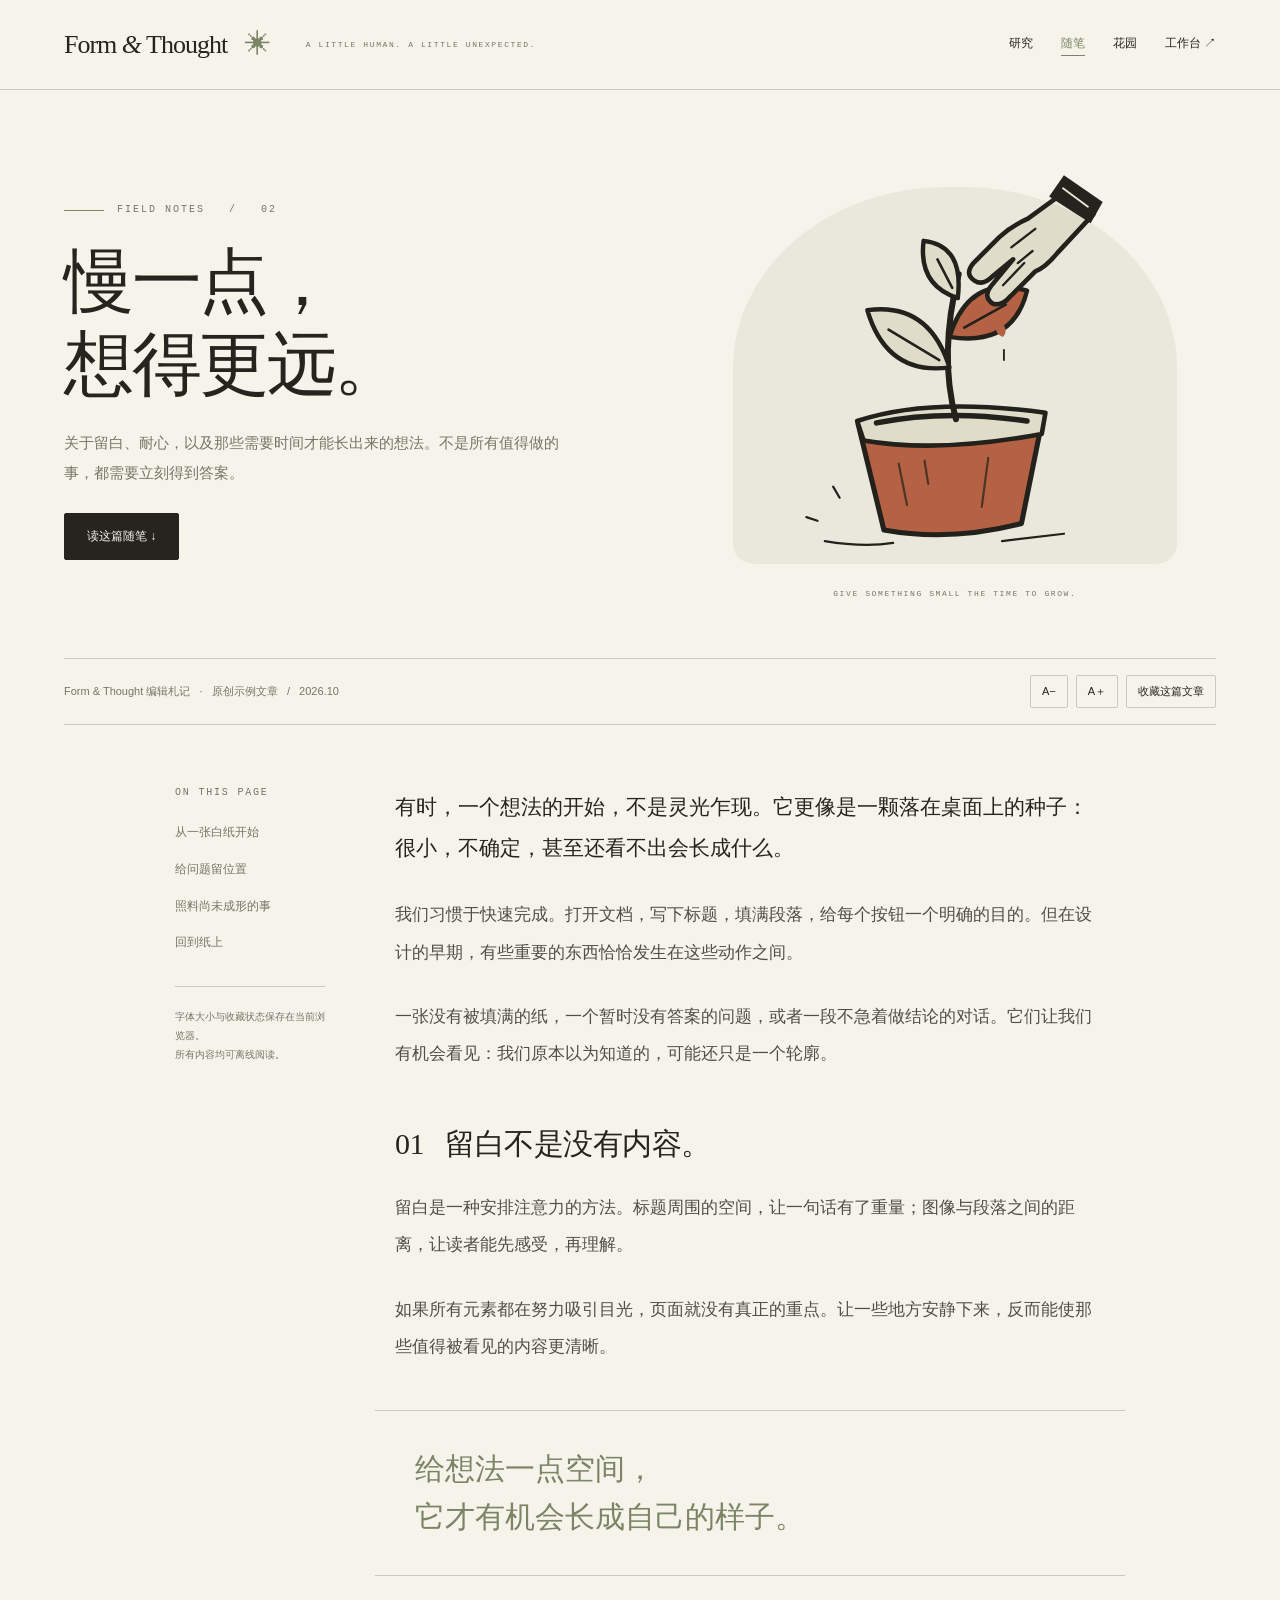
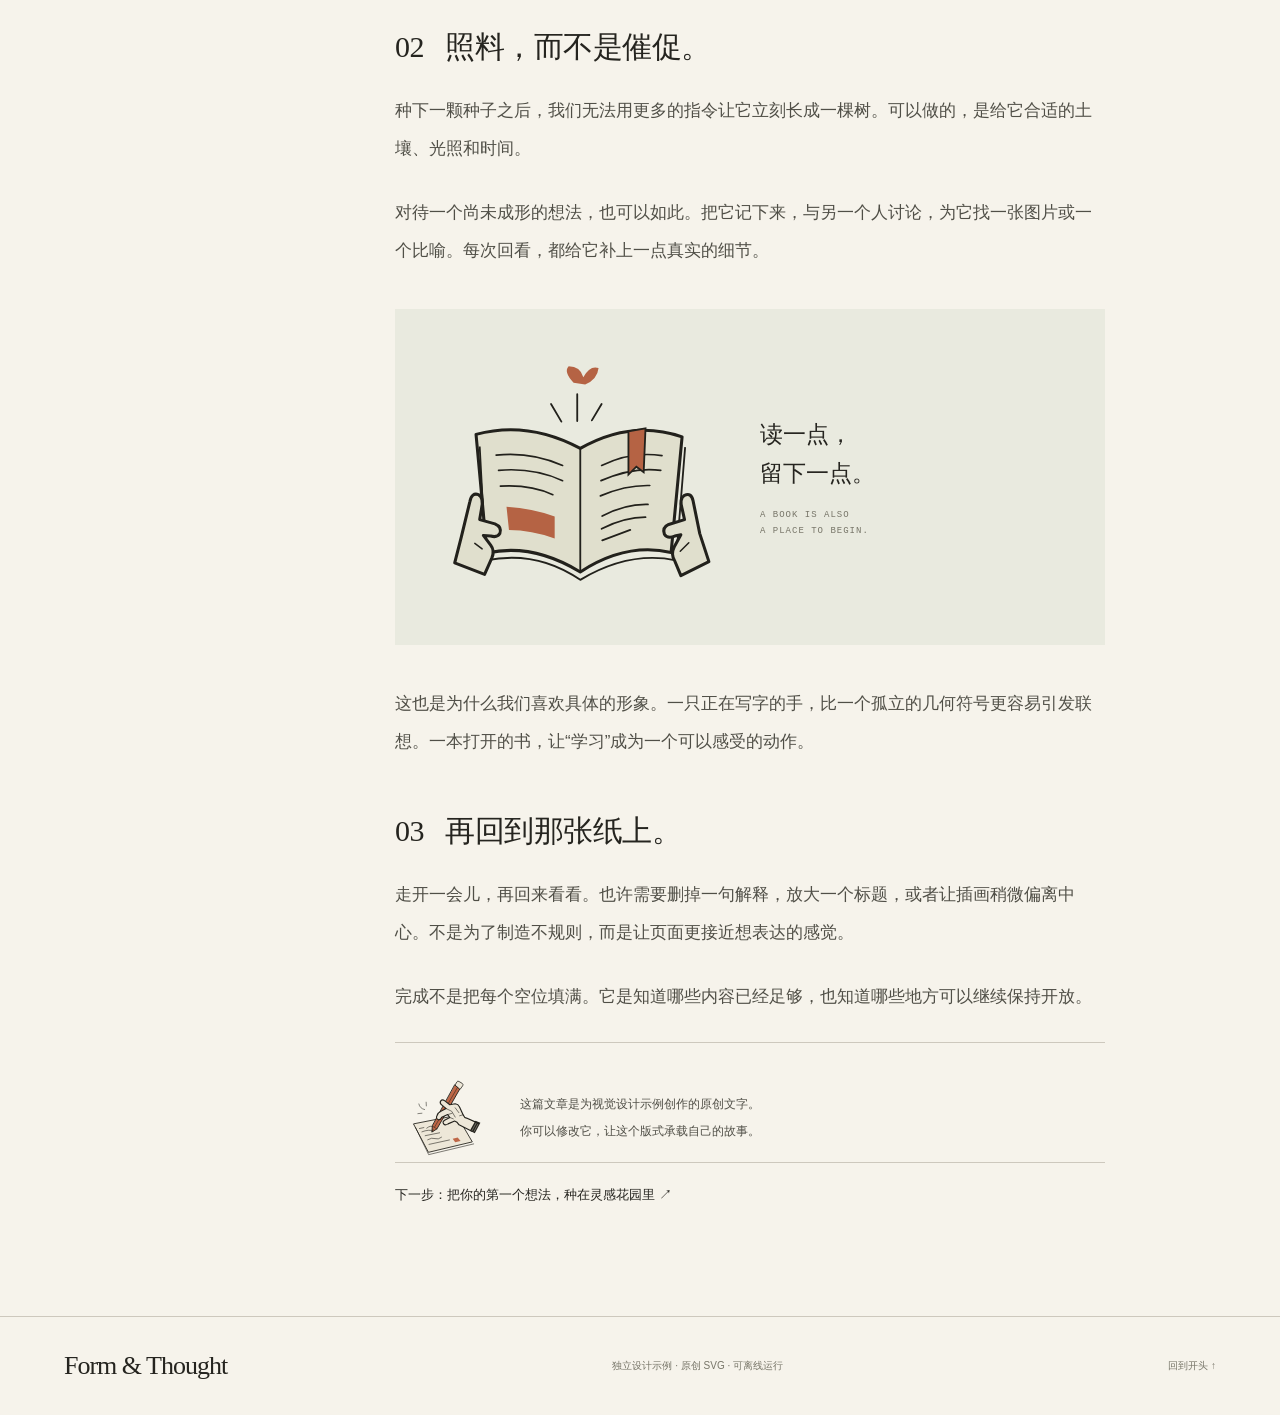
<file: examples/article/index.html>
<!doctype html><html lang="zh-CN"><head><meta charset="utf-8"><meta name="viewport" content="width=device-width,initial-scale=1"><title>慢一点，想得更远 · Form & Thought</title><link rel="stylesheet" href="../shared/applications.css"></head><body class="article-page"><a class="skip" href="#main">跳到正文</a><div id="reading-progress" aria-hidden="true"></div><header class="site-header"><a class="brand" href="../index.html">Form <i>&</i> Thought <span>✳</span></a><span class="header-edition">A LITTLE HUMAN. A LITTLE UNEXPECTED.</span><nav aria-label="示例导航"><a href="../paper/index.html" >研究</a><a href="../article/index.html" aria-current="page">随笔</a><a href="../garden/index.html" >花园</a><a href="../site/index.html">工作台 ↗</a></nav></header><main id="main"><section class="hero article-hero"><div><p class="eyebrow issue"><span></span> FIELD NOTES &nbsp; / &nbsp; 02</p><h1>慢一点，<br>想得更远。</h1><p class="deck">关于留白、耐心，以及那些需要时间才能长出来的想法。不是所有值得做的事，都需要立刻得到答案。</p><a class="button" href="#essay">读这篇随笔 ↓</a></div><figure class="hero-art"><img class="illustration " src="../shared/STUDIO-growth.svg" alt="一只手将种子放入植物旁"><figcaption>GIVE SOMETHING SMALL THE TIME TO GROW.</figcaption></figure></section><div class="article-toolbar"><p>Form & Thought 编辑札记 &nbsp; · &nbsp; 原创示例文章 &nbsp; / &nbsp; 2026.10</p><div class="article-tools"><button id="font-down" class="small-button" aria-label="减小正文字号">A−</button><button id="font-up" class="small-button" aria-label="增大正文字号">A＋</button><button id="bookmark" class="small-button" aria-pressed="false">收藏这篇文章</button></div></div>
<div class="essay-layout"><aside class="contents"><h2>ON THIS PAGE</h2><a href="#essay">从一张白纸开始</a><a href="#space">给问题留位置</a><a href="#growth">照料尚未成形的事</a><a href="#return">回到纸上</a><p class="note">字体大小与收藏状态保存在当前浏览器。<br>所有内容均可离线阅读。</p></aside><article class="essay" id="essay"><p class="lead">有时，一个想法的开始，不是灵光乍现。它更像是一颗落在桌面上的种子：很小，不确定，甚至还看不出会长成什么。</p><p>我们习惯于快速完成。打开文档，写下标题，填满段落，给每个按钮一个明确的目的。但在设计的早期，有些重要的东西恰恰发生在这些动作之间。</p><p>一张没有被填满的纸，一个暂时没有答案的问题，或者一段不急着做结论的对话。它们让我们有机会看见：我们原本以为知道的，可能还只是一个轮廓。</p><h2 id="space">01 &nbsp; 留白不是没有内容。</h2><p>留白是一种安排注意力的方法。标题周围的空间，让一句话有了重量；图像与段落之间的距离，让读者能先感受，再理解。</p><p>如果所有元素都在努力吸引目光，页面就没有真正的重点。让一些地方安静下来，反而能使那些值得被看见的内容更清晰。</p><blockquote>给想法一点空间，<br>它才有机会长成自己的样子。</blockquote><h2 id="growth">02 &nbsp; 照料，而不是催促。</h2><p>种下一颗种子之后，我们无法用更多的指令让它立刻长成一棵树。可以做的，是给它合适的土壤、光照和时间。</p><p>对待一个尚未成形的想法，也可以如此。把它记下来，与另一个人讨论，为它找一张图片或一个比喻。每次回看，都给它补上一点真实的细节。</p><figure class="article-figure"><img class="illustration " src="../shared/STUDIO-reading.svg" alt="双手打开书本"><figcaption>读一点，<br>留下一点。<small>A BOOK IS ALSO<br>A PLACE TO BEGIN.</small></figcaption></figure><p>这也是为什么我们喜欢具体的形象。一只正在写字的手，比一个孤立的几何符号更容易引发联想。一本打开的书，让“学习”成为一个可以感受的动作。</p><h2 id="return">03 &nbsp; 再回到那张纸上。</h2><p>走开一会儿，再回来看看。也许需要删掉一句解释，放大一个标题，或者让插画稍微偏离中心。不是为了制造不规则，而是让页面更接近想表达的感觉。</p><p>完成不是把每个空位填满。它是知道哪些内容已经足够，也知道哪些地方可以继续保持开放。</p><div class="endnote"><img class="illustration " src="../shared/STUDIO-connection.svg" alt="书写的手"><p>这篇文章是为视觉设计示例创作的原创文字。<br>你可以修改它，让这个版式承载自己的故事。</p></div><a class="related" href="../garden/index.html">下一步：把你的第一个想法，种在灵感花园里 ↗</a></article></div></main><footer class="site-footer"><a class="brand" href="../index.html">Form & Thought</a><p>独立设计示例 · 原创 SVG · 可离线运行</p><a href="#main">回到开头 ↑</a></footer><div id="toast" role="status"></div><script src="../shared/applications.js"></script><script src="app.js"></script></body></html>
</file>
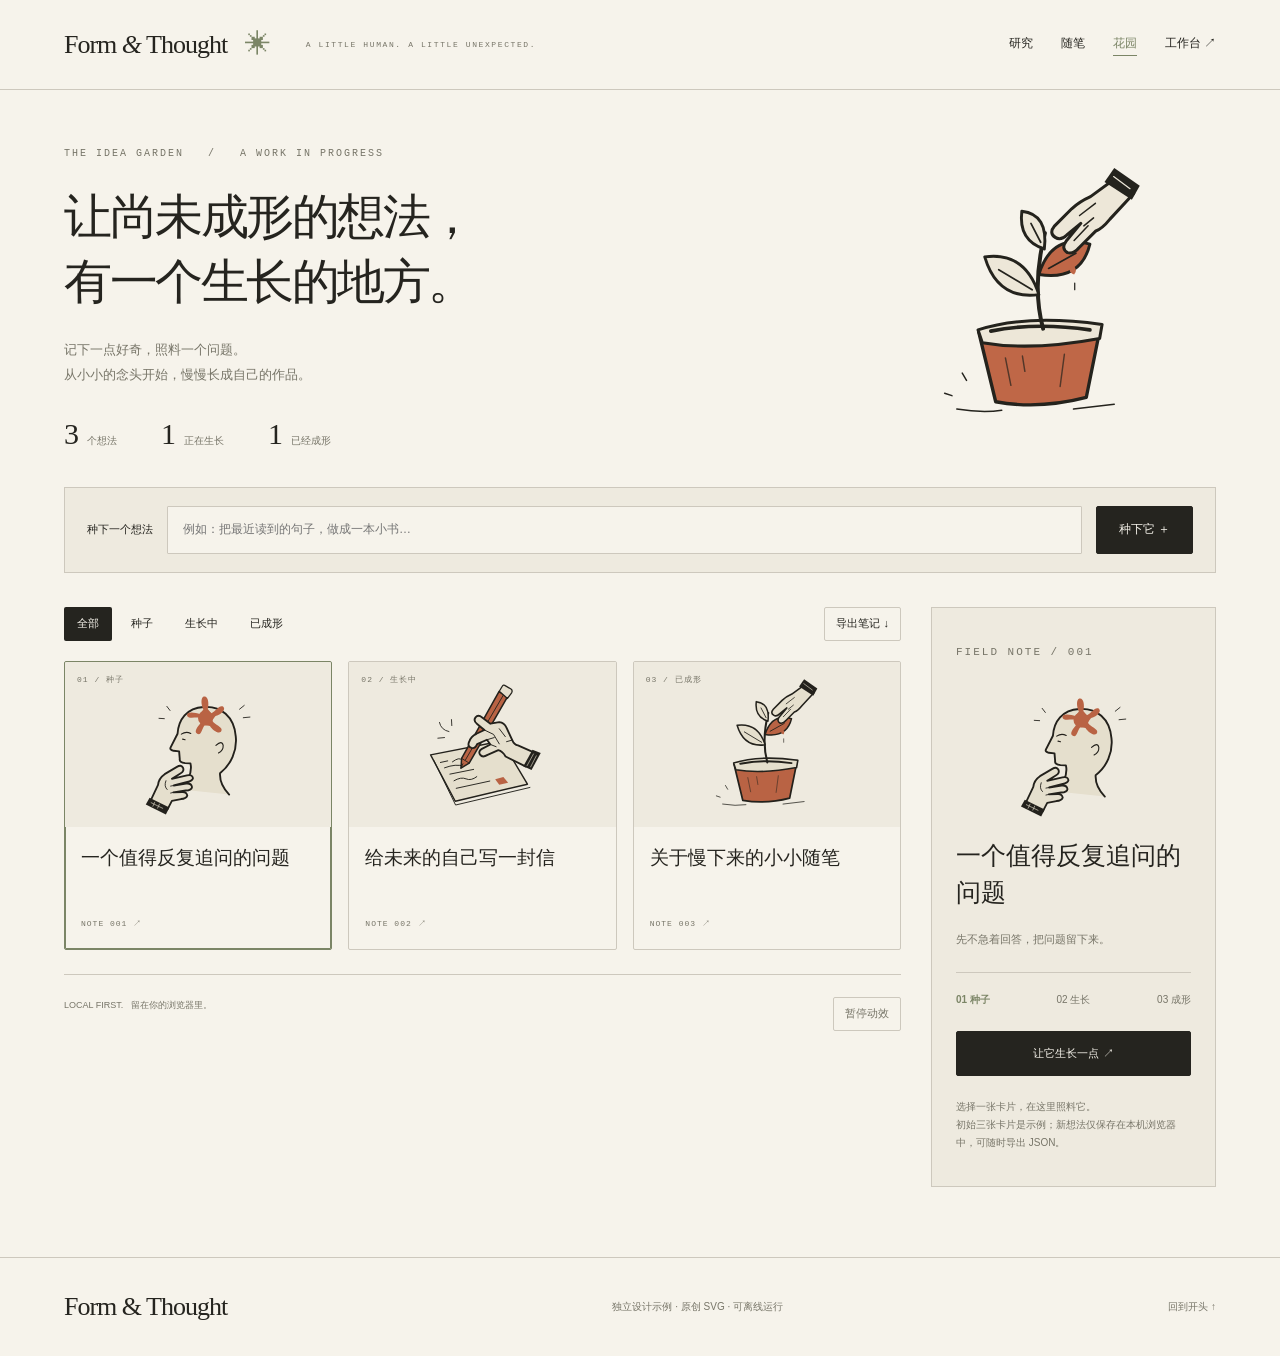
<file: examples/garden/index.html>
<!doctype html><html lang="zh-CN"><head><meta charset="utf-8"><meta name="viewport" content="width=device-width,initial-scale=1"><title>灵感花园 · Form & Thought</title><link rel="stylesheet" href="../shared/applications.css"></head><body class="garden-page gentle"><a class="skip" href="#main">跳到正文</a><div id="reading-progress" aria-hidden="true"></div><header class="site-header"><a class="brand" href="../index.html">Form <i>&</i> Thought <span>✳</span></a><span class="header-edition">A LITTLE HUMAN. A LITTLE UNEXPECTED.</span><nav aria-label="示例导航"><a href="../paper/index.html" >研究</a><a href="../article/index.html" >随笔</a><a href="../garden/index.html" aria-current="page">花园</a><a href="../site/index.html">工作台 ↗</a></nav></header><main id="main"><section class="hero garden-hero"><div><p class="eyebrow">THE IDEA GARDEN &nbsp; / &nbsp; A WORK IN PROGRESS</p><h1>让尚未成形的想法，<br>有一个生长的地方。</h1><p class="deck">记下一点好奇，照料一个问题。<br>从小小的念头开始，慢慢长成自己的作品。</p><div class="garden-stats"><div><strong id="total-count">3</strong><span>个想法</span></div><div><strong id="growing-count">1</strong><span>正在生长</span></div><div><strong id="ripe-count">1</strong><span>已经成形</span></div></div></div><figure class="hero-art"><img class="illustration " src="../shared/STUDIO-growth.svg" alt="照料想法如同照料植物"></figure></section>
<form id="plant-form" class="plant-form"><label for="idea-input">种下一个想法</label><input id="idea-input" maxlength="80" required placeholder="例如：把最近读到的句子，做成一本小书…"><button class="primary" type="submit">种下它 ＋</button></form>
<div class="garden-body"><section aria-label="想法列表"><div class="filter-row"><div class="filters" aria-label="按生长阶段筛选"><button data-filter="all" aria-pressed="true">全部</button><button data-filter="0" aria-pressed="false">种子</button><button data-filter="1" aria-pressed="false">生长中</button><button data-filter="2" aria-pressed="false">已成形</button></div><button class="small-button" id="export-garden">导出笔记 ↓</button></div><div class="cards" id="idea-cards"></div><p id="empty-state" class="empty" hidden>这里还没有这个阶段的想法。去照料一颗种子吧。</p><div class="garden-caption"><span>LOCAL FIRST. &nbsp; 留在你的浏览器里。</span><button id="garden-motion" class="small-button" aria-pressed="false">暂停动效</button></div></section><aside class="garden-detail" aria-label="当前想法"><p class="eyebrow" id="detail-number">FIELD NOTE / 001</p><img class="illustration detail-art" id="detail-image" src="../shared/STUDIO-thinking.svg" alt="当前想法的阶段插画"><h2 id="detail-title"></h2><p id="detail-description"></p><div class="stage-track"><span data-stage="0">01 种子</span><span data-stage="1">02 生长</span><span data-stage="2">03 成形</span></div><button class="primary" id="advance-idea">让它生长一点 ↗</button><p class="detail-note">选择一张卡片，在这里照料它。<br>初始三张卡片是示例；新想法仅保存在本机浏览器中，可随时导出 JSON。</p></aside></div></main><footer class="site-footer"><a class="brand" href="../index.html">Form & Thought</a><p>独立设计示例 · 原创 SVG · 可离线运行</p><a href="#main">回到开头 ↑</a></footer><div id="toast" role="status"></div><script src="../shared/applications.js"></script><script src="app.js"></script></body></html>
</file>
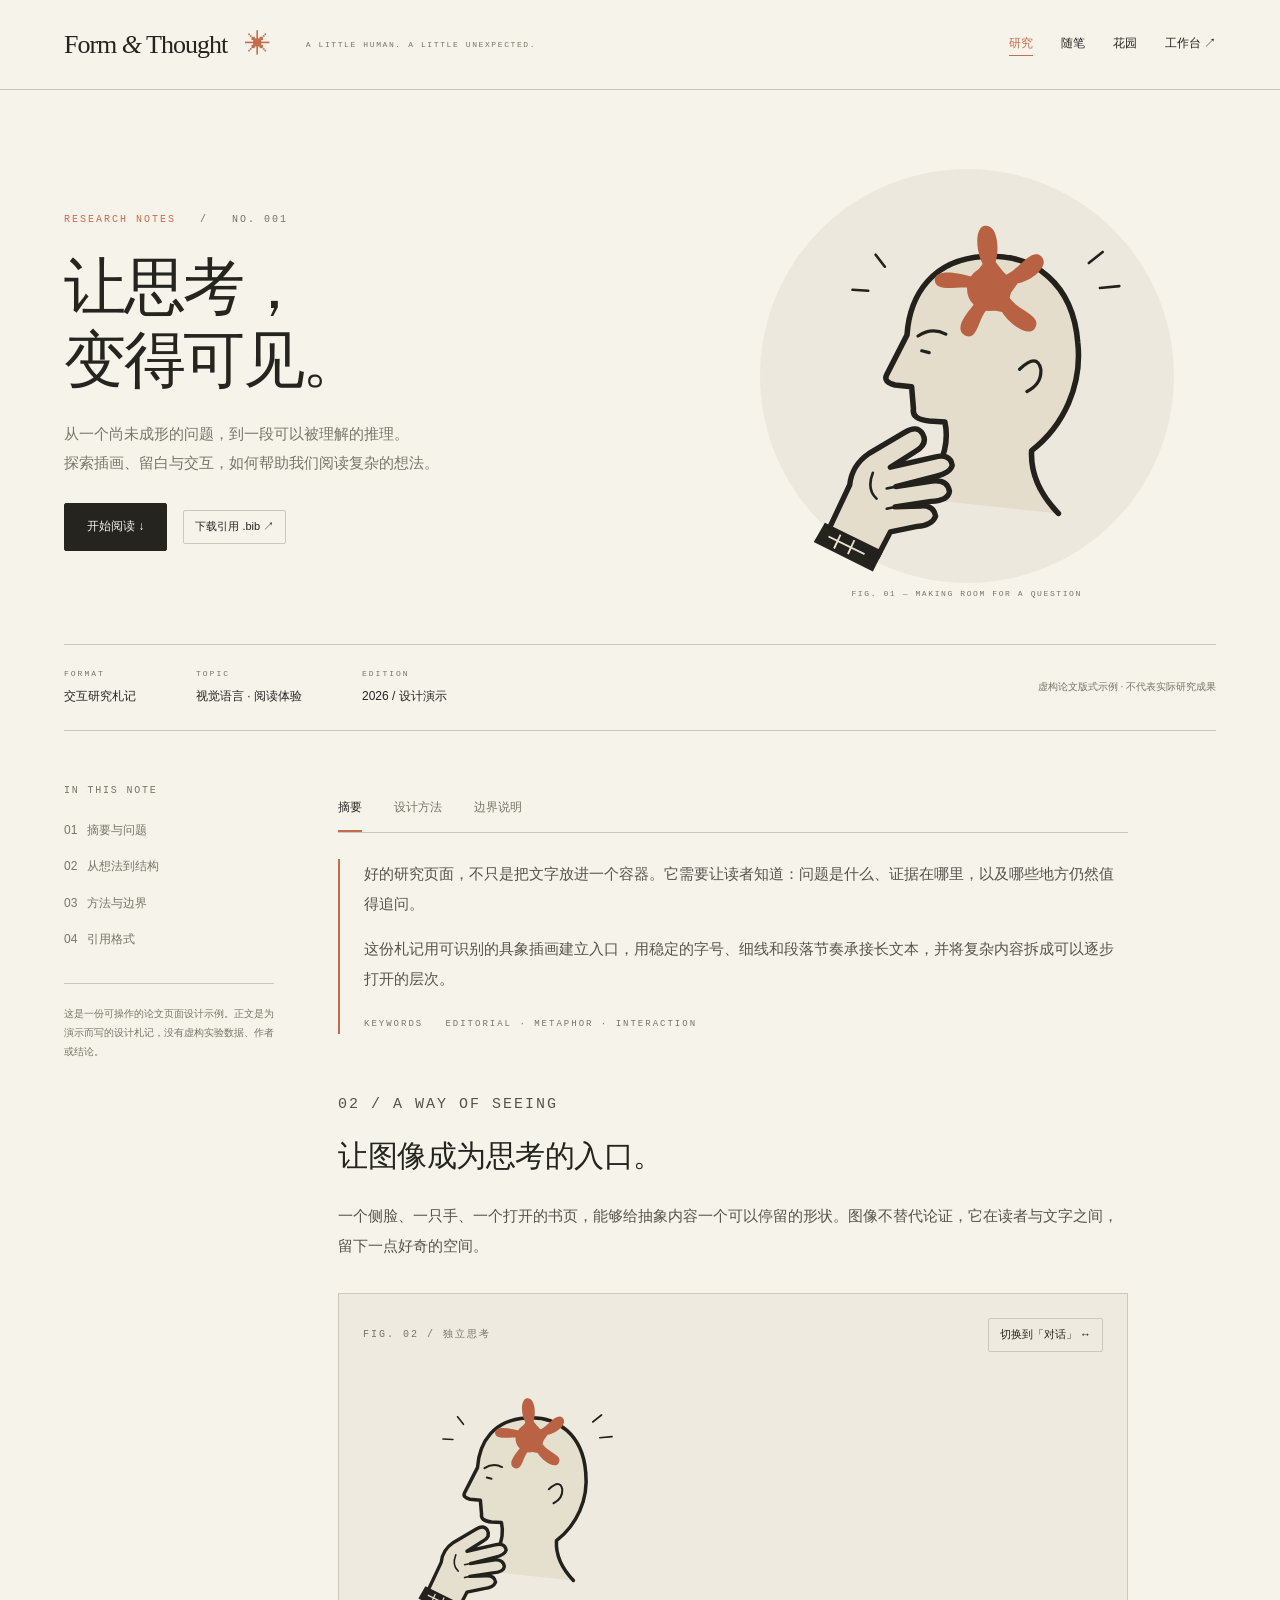
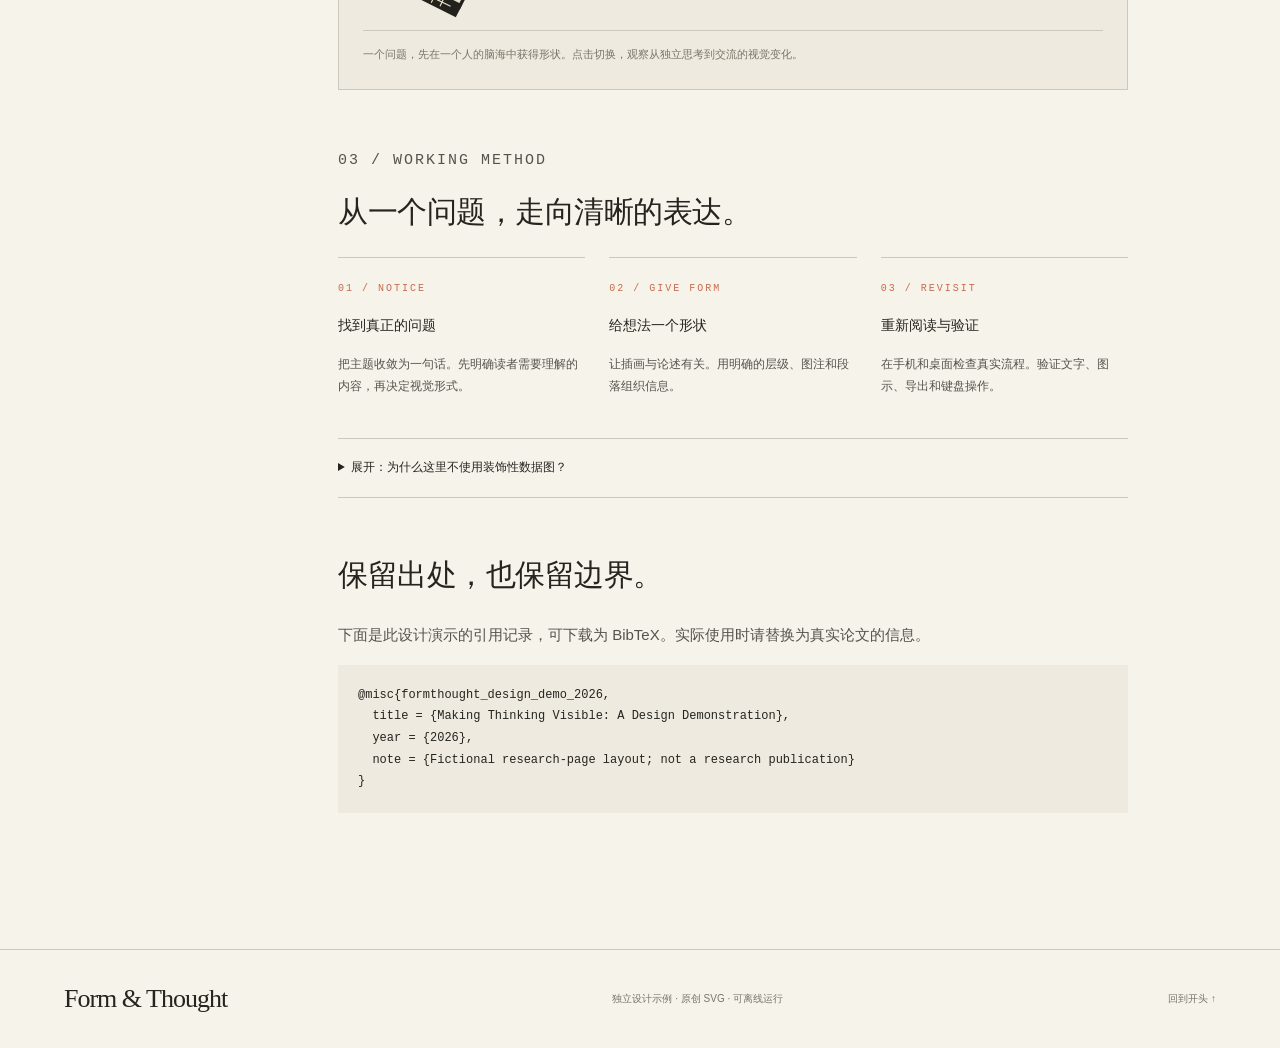
<file: examples/paper/index.html>
<!doctype html><html lang="zh-CN"><head><meta charset="utf-8"><meta name="viewport" content="width=device-width,initial-scale=1"><title>让思考，变得可见 · Form & Thought</title><link rel="stylesheet" href="../shared/applications.css"></head><body class=""><a class="skip" href="#main">跳到正文</a><div id="reading-progress" aria-hidden="true"></div><header class="site-header"><a class="brand" href="../index.html">Form <i>&</i> Thought <span>✳</span></a><span class="header-edition">A LITTLE HUMAN. A LITTLE UNEXPECTED.</span><nav aria-label="示例导航"><a href="../paper/index.html" aria-current="page">研究</a><a href="../article/index.html" >随笔</a><a href="../garden/index.html" >花园</a><a href="../site/index.html">工作台 ↗</a></nav></header><main id="main"><section class="hero"><div><p class="eyebrow"><span class="accent">RESEARCH NOTES</span> &nbsp; / &nbsp; NO. 001</p><h1>让思考，<br>变得可见。</h1><p class="deck">从一个尚未成形的问题，到一段可以被理解的推理。<br>探索插画、留白与交互，如何帮助我们阅读复杂的想法。</p><div class="actions"><a class="button" href="#abstract">开始阅读 ↓</a><button id="download-citation" class="small-button">下载引用 .bib ↗</button></div></div><figure class="hero-art"><img class="illustration " src="../shared/STUDIO-thinking.svg" alt="侧脸、托腮的手和思考火花"><figcaption>FIG. 01 — MAKING ROOM FOR A QUESTION</figcaption></figure></section>
<div class="meta-strip"><div><p class="eyebrow">FORMAT</p><p>交互研究札记</p></div><div><p class="eyebrow">TOPIC</p><p>视觉语言 · 阅读体验</p></div><div><p class="eyebrow">EDITION</p><p>2026 / 设计演示</p></div><p class="last">虚构论文版式示例 · 不代表实际研究成果</p></div>
<div class="reading-layout"><aside class="contents"><h2>IN THIS NOTE</h2><a href="#abstract">01 &nbsp; 摘要与问题</a><a href="#framework">02 &nbsp; 从想法到结构</a><a href="#method">03 &nbsp; 方法与边界</a><a href="#citation">04 &nbsp; 引用格式</a><p class="note">这是一份可操作的论文页面设计示例。正文是为演示而写的设计札记，没有虚构实验数据、作者或结论。</p></aside><div class="paper-main"><section id="abstract"><div class="tabs" role="tablist" aria-label="研究概览"><button id="tab-summary" role="tab" aria-controls="panel-summary" aria-selected="true" data-tab="summary">摘要</button><button id="tab-method" role="tab" aria-controls="panel-method" aria-selected="false" tabindex="-1" data-tab="method">设计方法</button><button id="tab-limits" role="tab" aria-controls="panel-limits" aria-selected="false" tabindex="-1" data-tab="limits">边界说明</button></div><div class="abstract" id="panel-summary" role="tabpanel" aria-labelledby="tab-summary"><p>好的研究页面，不只是把文字放进一个容器。它需要让读者知道：问题是什么、证据在哪里，以及哪些地方仍然值得追问。</p><p>这份札记用可识别的具象插画建立入口，用稳定的字号、细线和段落节奏承接长文本，并将复杂内容拆成可以逐步打开的层次。</p><span class="eyebrow">KEYWORDS &nbsp; EDITORIAL · METAPHOR · INTERACTION</span></div><div class="abstract" id="panel-method" role="tabpanel" aria-labelledby="tab-method" hidden><p>先确定文章的核心问题，再选择一个有联系的视觉隐喻。以标题、段落、图示和脚注建立阅读节奏；交互只在帮助理解时出现。</p><p>示例中的图示可以切换，方法说明可以展开，引用可以下载。所有操作在本地完成。</p></div><div class="abstract" id="panel-limits" role="tabpanel" aria-labelledby="tab-limits" hidden><p>本页没有执行用户实验或引用真实论文结果，因此不提供效果提升百分比，也不声称这些排版选择已经获得实证验证。</p><p>若用于真实论文，请替换作者、摘要、引用和数据，并按原始研究核验。</p></div></section>
<section id="framework"><p class="eyebrow">02 / A WAY OF SEEING</p><h2>让图像成为思考的入口。</h2><p>一个侧脸、一只手、一个打开的书页，能够给抽象内容一个可以停留的形状。图像不替代论证，它在读者与文字之间，留下一点好奇的空间。</p><figure class="figure"><div class="figure-top"><span class="eyebrow" id="figure-label">FIG. 02 / 独立思考</span><button class="small-button" id="figure-switch">切换到「对话」 ↔</button></div><img id="research-figure" src="../shared/STUDIO-thinking.svg" alt="独立思考的原创矢量插画"><figcaption id="figure-caption">一个问题，先在一个人的脑海中获得形状。点击切换，观察从独立思考到交流的视觉变化。</figcaption></figure></section>
<section id="method"><p class="eyebrow">03 / WORKING METHOD</p><h2>从一个问题，走向清晰的表达。</h2><div class="steps"><article><span class="eyebrow">01 / NOTICE</span><h3>找到真正的问题</h3><p>把主题收敛为一句话。先明确读者需要理解的内容，再决定视觉形式。</p></article><article><span class="eyebrow">02 / GIVE FORM</span><h3>给想法一个形状</h3><p>让插画与论述有关。用明确的层级、图注和段落组织信息。</p></article><article><span class="eyebrow">03 / REVISIT</span><h3>重新阅读与验证</h3><p>在手机和桌面检查真实流程。验证文字、图示、导出和键盘操作。</p></article></div><details><summary>展开：为什么这里不使用装饰性数据图？</summary><p>因为这是一份设计示例，没有对应的实测数据。图形只用来表达阅读结构和视觉隐喻，不能让装饰看起来像已被验证的研究证据。</p></details></section>
<section id="citation"><h2>保留出处，也保留边界。</h2><p>下面是此设计演示的引用记录，可下载为 BibTeX。实际使用时请替换为真实论文的信息。</p><pre id="citation-text">@misc{formthought_design_demo_2026,
  title = {Making Thinking Visible: A Design Demonstration},
  year = {2026},
  note = {Fictional research-page layout; not a research publication}
}</pre></section></div></div></main><footer class="site-footer"><a class="brand" href="../index.html">Form & Thought</a><p>独立设计示例 · 原创 SVG · 可离线运行</p><a href="#main">回到开头 ↑</a></footer><div id="toast" role="status"></div><script src="../shared/applications.js"></script><script src="app.js"></script></body></html>
</file>
<file: examples/shared/applications.css>
:root{--paper:#f6f3eb;--ink:#25241f;--accent:#c66c4d;--sage:#7b8566;--muted:#777568;--line:#cdc8bd;--serif:Georgia,'Times New Roman',SimSun,serif;--sans:'Microsoft YaHei','PingFang SC',Arial,sans-serif;--mono:Consolas,monospace}
*{box-sizing:border-box}html{scroll-behavior:smooth;scroll-padding-top:30px}body{margin:0;background:var(--paper);color:var(--ink);font:14px/1.8 var(--sans)}a{color:inherit;text-decoration:none}button,input,select,textarea{font:inherit;color:inherit}button,a,input,select,textarea{touch-action:manipulation}button{cursor:pointer}button:focus-visible,a:focus-visible,input:focus-visible,select:focus-visible,textarea:focus-visible{outline:2px solid var(--accent);outline-offset:4px}button:disabled{opacity:.45;cursor:default}a:hover{color:var(--accent)}button{background:none;border:1px solid var(--line);border-radius:2px;padding:9px 15px}.button,.primary{display:inline-block;background:var(--ink);color:var(--paper);border:1px solid var(--ink);padding:12px 22px;font-size:12px;border-radius:2px}.button:hover,.primary:hover{background:var(--accent);border-color:var(--accent);color:var(--paper)}.small-button{padding:6px 11px;font-size:11px}.skip{position:absolute;top:-80px;left:20px;z-index:10;background:var(--paper)}.skip:focus{top:15px}.site-header{min-height:90px;display:flex;align-items:center;gap:36px;padding:20px 5%;border-bottom:1px solid var(--line)}.brand{font:26px var(--serif);letter-spacing:-1px;white-space:nowrap}.brand span{color:var(--accent);margin-left:12px}.header-edition{font:8px var(--mono);letter-spacing:1.6px;color:var(--muted)}nav{display:flex;gap:28px;margin-left:auto;font-size:12px}nav [aria-current]{color:var(--accent);border-bottom:1px solid var(--accent)}main{max-width:1240px;margin:auto;padding:0 44px}.eyebrow{font:10px/1.8 var(--mono);letter-spacing:2px;color:var(--muted);text-transform:uppercase}.accent{color:var(--accent)}.hero{display:grid;grid-template-columns:1.2fr 1fr;align-items:center;gap:55px;padding:64px 0 46px}.hero h1{font:62px/1.18 var(--serif);font-weight:400;letter-spacing:-2.5px;margin:22px 0}.hero .deck{max-width:520px;color:var(--muted);font-size:15px;line-height:1.95;margin:0 0 26px}.hero-art{position:relative;margin:0;display:grid;place-items:center;min-width:0}.illustration{display:block;width:100%;height:auto;max-width:480px}.hero-art figcaption{font:8px var(--mono);letter-spacing:1.6px;color:var(--muted);margin-top:10px}.hero-art:before{content:'';position:absolute;width:83%;aspect-ratio:1;background:#e9e4d7;border-radius:50%;z-index:-1;opacity:.65}.hero-art .illustration{mix-blend-mode:multiply}.hero .actions{display:flex;gap:16px;align-items:center;font-size:11px}.meta-strip{display:flex;gap:60px;border-top:1px solid var(--line);border-bottom:1px solid var(--line);padding:22px 0;font-size:12px}.meta-strip .eyebrow{font-size:8px;margin-bottom:5px}.meta-strip p{margin:0}.meta-strip .last{margin-left:auto;color:var(--muted);align-self:center;font-size:10px}.reading-layout{display:grid;grid-template-columns:210px minmax(0,1fr);gap:64px;margin:54px 0 80px}.contents{font-size:12px;align-self:start;position:sticky;top:28px}.contents h2{font:10px var(--mono);letter-spacing:1.8px;font-weight:400;color:var(--muted);margin:0 0 24px}.contents a{display:block;margin:15px 0;color:var(--muted)}.contents a:hover{color:var(--accent)}.contents .note{border-top:1px solid var(--line);padding-top:20px;margin-top:32px;font-size:10px;line-height:1.9;color:var(--muted)}.paper-main{max-width:790px}.paper-main h2,.essay h2{font:30px/1.4 var(--serif);font-weight:400;letter-spacing:-.5px;margin:0 0 24px}.paper-main p{font-size:15px;line-height:2;color:#55544c}.paper-main section{margin-bottom:56px}.tabs{display:flex;border-bottom:1px solid var(--line);gap:32px;margin-bottom:26px}.tabs button{border:0;border-bottom:2px solid transparent;border-radius:0;padding:12px 0;font-size:12px;color:var(--muted)}.tabs button[aria-selected=true]{border-color:var(--accent);color:var(--ink)}[hidden]{display:none!important}.abstract{border-left:2px solid var(--accent);padding:0 0 0 24px}.abstract p{margin-top:0}.abstract .eyebrow{font-size:9px}.figure{margin:32px 0;background:#eeeadf;border:1px solid var(--line);padding:24px}.figure-top{display:flex;align-items:center;justify-content:space-between;gap:20px}.figure img{height:270px;object-fit:contain;margin:0 auto;mix-blend-mode:multiply}.figure figcaption{font-size:11px;color:var(--muted);border-top:1px solid var(--line);padding-top:14px}.steps{display:grid;grid-template-columns:repeat(3,1fr);gap:24px}.steps article{border-top:1px solid var(--line);padding-top:16px}.steps h3{font-size:14px;font-weight:400}.steps p{font-size:12px;line-height:1.9}.steps .eyebrow{color:var(--accent)}details{border-top:1px solid var(--line);border-bottom:1px solid var(--line);padding:18px 0;margin:28px 0}summary{cursor:pointer;font-size:12px}pre{white-space:pre-wrap;word-break:break-word;font:12px/1.8 var(--mono);background:#eeeadf;padding:20px}.site-footer{padding:30px 5%;border-top:1px solid var(--line);display:flex;justify-content:space-between;align-items:center;gap:24px}.site-footer p,.site-footer>a:last-child{font-size:10px;color:var(--muted)}#toast{position:fixed;bottom:25px;left:50%;transform:translateX(-50%);background:var(--ink);color:var(--paper);font-size:12px;padding:10px 20px;max-width:90vw;opacity:0;pointer-events:none;transition:opacity .2s;z-index:20}#toast.visible{opacity:1}#reading-progress{position:fixed;top:0;left:0;width:0;height:3px;background:var(--accent);z-index:20}
.article-page{--accent:#7b8566}.article-hero{grid-template-columns:1.1fr 1fr;padding-bottom:60px}.article-hero h1{font-size:70px}.article-hero .hero-art:before{background:#e0e3d5;border-radius:48% 48% 5% 5%;width:85%;height:85%}.article-hero .issue{display:flex;align-items:center;gap:13px}.issue span{height:1px;width:40px;background:var(--accent)}.article-toolbar{display:flex;align-items:center;justify-content:space-between;gap:20px;border-top:1px solid var(--line);border-bottom:1px solid var(--line);padding:16px 0}.article-toolbar p{font-size:11px;margin:0;color:var(--muted)}.article-tools{display:flex;gap:8px}.essay-layout{display:grid;grid-template-columns:150px minmax(0,710px);justify-content:center;gap:70px;padding:62px 0 90px}.essay{--reading-size:17px}.essay p{font-size:var(--reading-size);line-height:2.2;color:#504f47;margin:0 0 27px}.essay .lead{font-size:21px;line-height:1.95;color:var(--ink)}.essay h2{margin-top:50px}.essay blockquote{margin:45px -20px;padding:34px 40px;border-top:1px solid var(--line);border-bottom:1px solid var(--line);font:30px/1.6 var(--serif);color:var(--accent)}.article-figure{display:grid;grid-template-columns:1fr 1fr;gap:20px;align-items:center;padding:28px;background:#e9eadf;margin:40px 0}.article-figure img{mix-blend-mode:multiply}.article-figure figcaption{font:23px/1.7 var(--serif)}.article-figure small{display:block;margin-top:14px;font:9px/1.8 var(--mono);letter-spacing:1px;color:var(--muted)}.endnote{display:flex;align-items:center;gap:25px;border-top:1px solid var(--line);padding-top:30px}.endnote img{width:100px;mix-blend-mode:multiply}.endnote p{font-size:12px;margin:0}.related{display:block;padding:20px 0;border-top:1px solid var(--line);font-size:13px}
.garden-page{--accent:#7b8566}.garden-hero{padding:45px 0 35px;grid-template-columns:1.5fr .7fr;gap:60px}.garden-hero h1{font-size:48px;line-height:1.35}.garden-hero .hero-art:before{display:none}.garden-hero .illustration{max-height:280px}.garden-hero .deck{font-size:13px}.garden-stats{display:flex;gap:44px;margin-top:30px}.garden-stats strong{font:30px var(--serif);font-weight:400}.garden-stats span{margin-left:8px;font-size:10px;color:var(--muted)}.plant-form{display:flex;gap:14px;align-items:center;padding:18px 22px;border:1px solid var(--line);background:#eeeadf}.plant-form label{font-size:11px;white-space:nowrap}.plant-form input{min-width:0;flex:1;background:var(--paper);border:1px solid var(--line);padding:12px 15px;border-radius:1px;font-size:12px}.plant-form .primary{white-space:nowrap}.garden-body{display:grid;grid-template-columns:minmax(0,1fr) 285px;gap:30px;margin:34px 0 70px}.filter-row{display:flex;align-items:center;justify-content:space-between;margin-bottom:20px;gap:18px}.filters{display:flex;gap:6px;flex-wrap:wrap}.filters button{font-size:11px;padding:6px 12px;border-color:transparent}.filters button[aria-pressed=true]{background:var(--ink);color:var(--paper)}.filter-row .small-button{white-space:nowrap}.cards{display:grid;grid-template-columns:repeat(3,minmax(0,1fr));gap:16px}.idea-card{padding:0;text-align:left;background:transparent;border:1px solid var(--line);display:block;overflow:hidden}.idea-card[aria-pressed=true]{border-color:var(--accent);box-shadow:inset 0 0 0 1px var(--accent)}.idea-card:hover{background:#ecebdf}.idea-card figure{height:165px;display:grid;place-items:center;background:#eeeadf;margin:0;position:relative}.idea-card figure img{height:145px;width:95%;object-fit:contain;mix-blend-mode:multiply;transition:transform .25s}.idea-card:hover figure img{transform:translateY(-4px)}.idea-card .stage-label{position:absolute;top:12px;left:12px;font:8px var(--mono);letter-spacing:1px;color:var(--muted)}.idea-card .card-body{display:block;padding:17px 16px 20px}.idea-card .card-title{display:block;font:19px/1.5 var(--serif);min-height:56px;overflow-wrap:anywhere}.idea-card .card-number{display:block;font:8px var(--mono);color:var(--muted);margin-top:18px;letter-spacing:1px}.garden-detail{border:1px solid var(--line);padding:24px;align-self:start;background:#eeeadf}.garden-detail h2{font:25px/1.5 var(--serif);font-weight:400;overflow-wrap:anywhere;margin:18px 0}.garden-detail p{font-size:11px;color:var(--muted)}.garden-detail .detail-art{height:145px;object-fit:contain;mix-blend-mode:multiply}.stage-track{display:flex;justify-content:space-between;border-top:1px solid var(--line);padding-top:18px;margin:22px 0;font-size:10px;color:var(--muted)}.stage-track .active{color:var(--accent);font-weight:bold}.garden-detail .primary{width:100%;font-size:11px}.garden-detail .detail-note{margin-top:22px;font-size:10px}.empty{padding:35px 15px;color:var(--muted);border:1px dashed var(--line);font-size:12px}.garden-caption{border-top:1px solid var(--line);padding-top:22px;margin-top:24px;display:flex;justify-content:space-between;gap:20px;font-size:9px;color:var(--muted)}.gentle .garden-hero .illustration{animation:breathe 7s ease-in-out infinite}.paused .garden-hero .illustration{animation-play-state:paused}@keyframes breathe{50%{transform:translateY(-5px) rotate(.4deg)}}
@media(max-width:1100px){.header-edition{display:none}.hero{gap:25px}.hero h1{font-size:53px}.garden-hero h1{font-size:42px}.cards{grid-template-columns:repeat(2,minmax(0,1fr))}.reading-layout{gap:38px;grid-template-columns:150px minmax(0,1fr)}.essay-layout{gap:40px;grid-template-columns:120px minmax(0,1fr)}}
@media(max-width:760px){.site-header{padding:18px 22px;gap:15px;flex-wrap:wrap}.site-header .brand{font-size:24px}.site-header nav{gap:20px;font-size:11px}.header-edition{display:none}main{padding:0 24px}.hero{grid-template-columns:1fr;gap:15px;padding:35px 0}.hero h1{font-size:46px;letter-spacing:-2px}.hero .deck{font-size:13px}.hero-art .illustration{max-height:300px;object-fit:contain}.hero-art:before{width:260px}.meta-strip{gap:22px;flex-wrap:wrap}.meta-strip .last{margin-left:0;width:100%}.reading-layout{grid-template-columns:1fr;gap:28px;margin-top:30px}.contents{position:static;border-bottom:1px solid var(--line);padding-bottom:12px}.contents a{display:inline-block;margin:0 18px 8px 0}.contents h2{margin-bottom:15px}.contents .note{display:none}.paper-main h2,.essay h2{font-size:26px}.paper-main p{font-size:14px}.steps{gap:15px}.steps h3{font-size:12px}.steps p{font-size:11px}.figure{padding:16px}.figure img{height:220px}.figure-top{gap:10px}.figure-top .eyebrow{font-size:8px}.figure-top .small-button{font-size:10px}.site-footer{flex-wrap:wrap;padding:24px}.site-footer .brand{font-size:22px}.site-footer p{order:3;width:100%;margin:0}.article-toolbar{gap:12px;align-items:flex-start;flex-direction:column}.article-tools{align-self:flex-end}.essay-layout{grid-template-columns:1fr;padding:30px 0 50px;gap:18px}.essay .lead{font-size:18px}.essay blockquote{margin:30px 0;padding:25px 15px;font-size:25px}.article-figure{padding:18px;gap:16px}.article-figure figcaption{font-size:19px}.garden-hero{grid-template-columns:1fr .6fr;gap:10px}.garden-hero h1{font-size:32px}.garden-hero .hero-art .illustration{height:170px}.garden-hero .deck{font-size:12px}.garden-stats{gap:17px;grid-column:1/-1}.garden-stats strong{font-size:25px}.garden-stats span{margin-left:4px;font-size:9px}.plant-form{padding:15px;flex-wrap:wrap;gap:10px}.plant-form label{width:100%}.plant-form .primary{padding:12px;font-size:11px}.garden-body{grid-template-columns:1fr;gap:25px;margin-top:24px}.garden-detail{padding:22px}.garden-detail .detail-art{height:160px}.cards{gap:12px}.idea-card figure{height:150px}.idea-card .card-title{font-size:18px}.filter-row{flex-wrap:wrap}.garden-caption{flex-direction:column;gap:8px}.garden-hero .hero-art:before{display:none}}
@media(max-width:400px){.site-header nav{width:100%;margin:0;justify-content:space-between}.hero h1{font-size:40px}.garden-hero h1{font-size:29px}.garden-hero{grid-template-columns:1fr}.garden-hero .hero-art{display:none}.tabs{gap:25px}.steps{grid-template-columns:1fr}.steps article{padding-top:12px}.steps p{font-size:12px}.idea-card figure{height:135px}.idea-card figure img{height:125px}.idea-card .card-body{padding:13px}.idea-card .card-title{font-size:16px}.article-figure{grid-template-columns:1fr}.article-figure img{height:190px;object-fit:contain}.article-figure figcaption{text-align:center}.essay .lead{font-size:17px}}
@media(prefers-reduced-motion:reduce){html{scroll-behavior:auto}*,*:before,*:after{animation:none!important;transition:none!important}}
</file>
